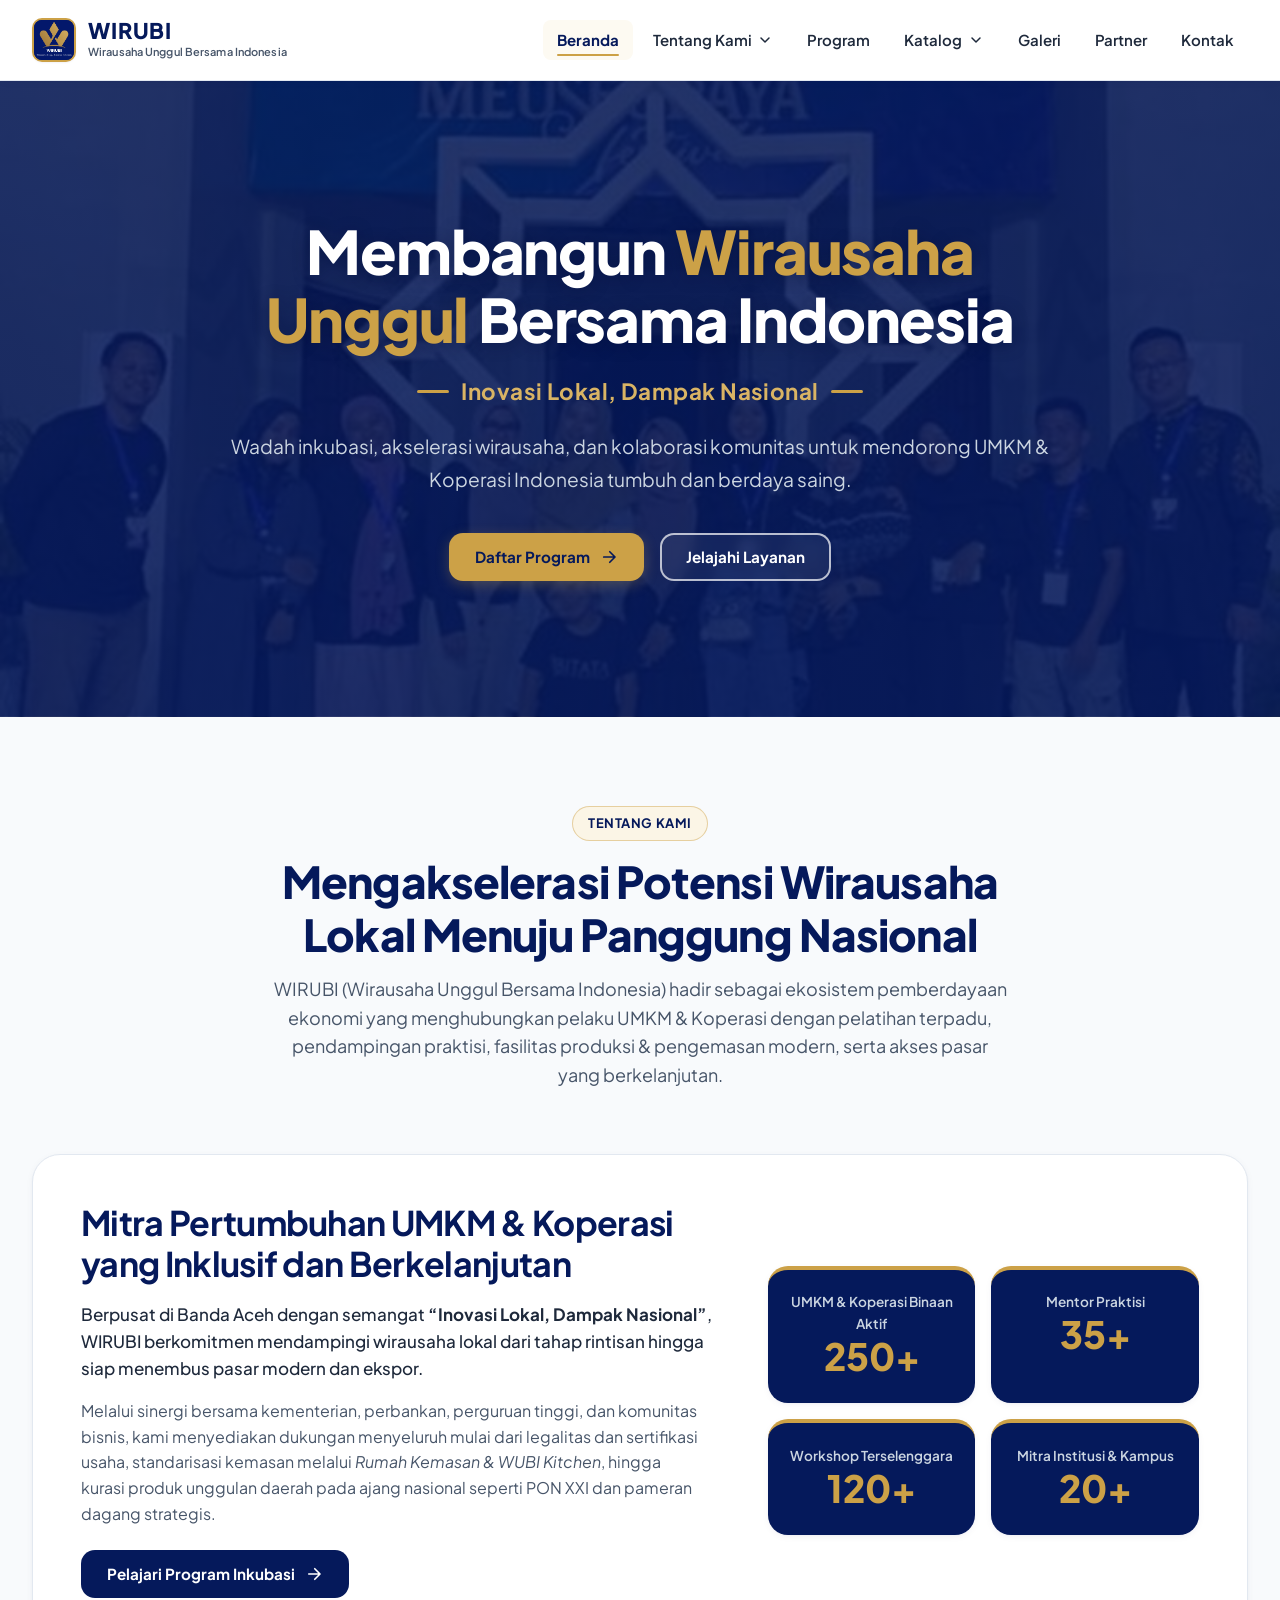
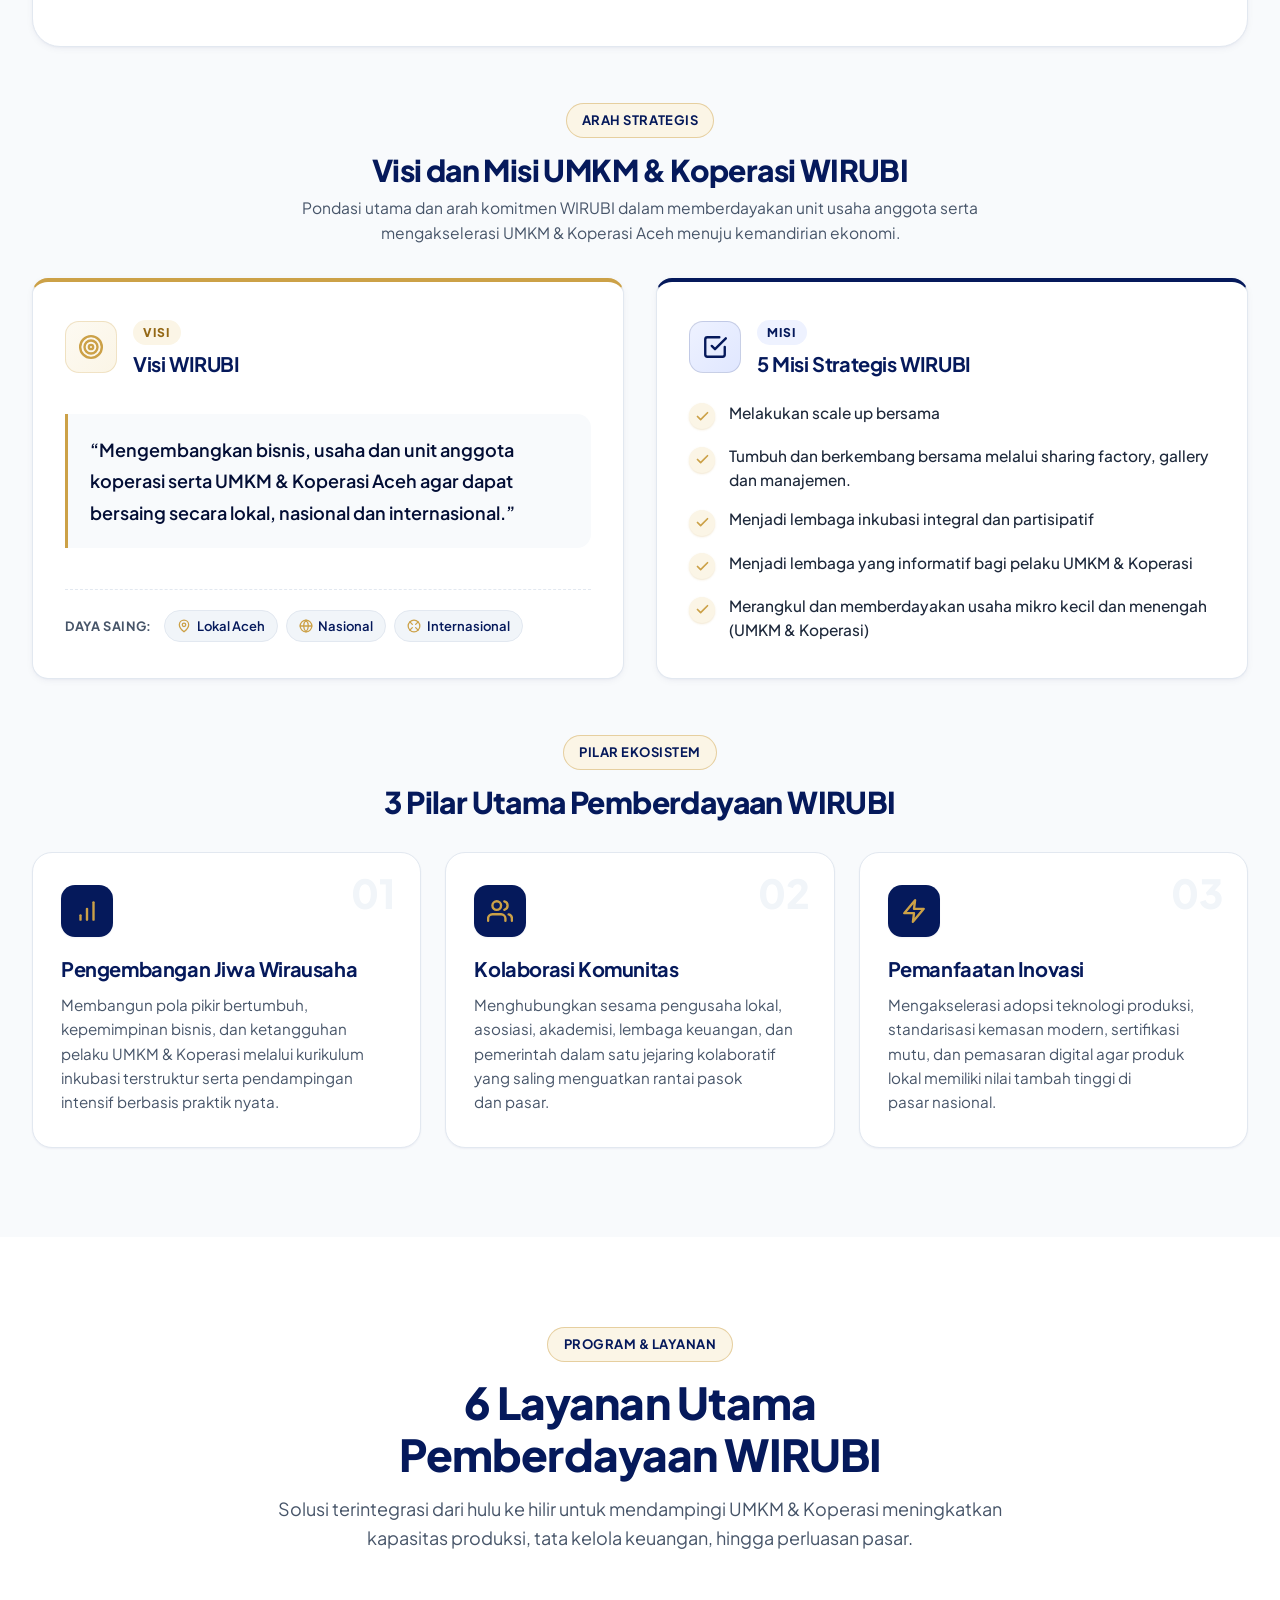
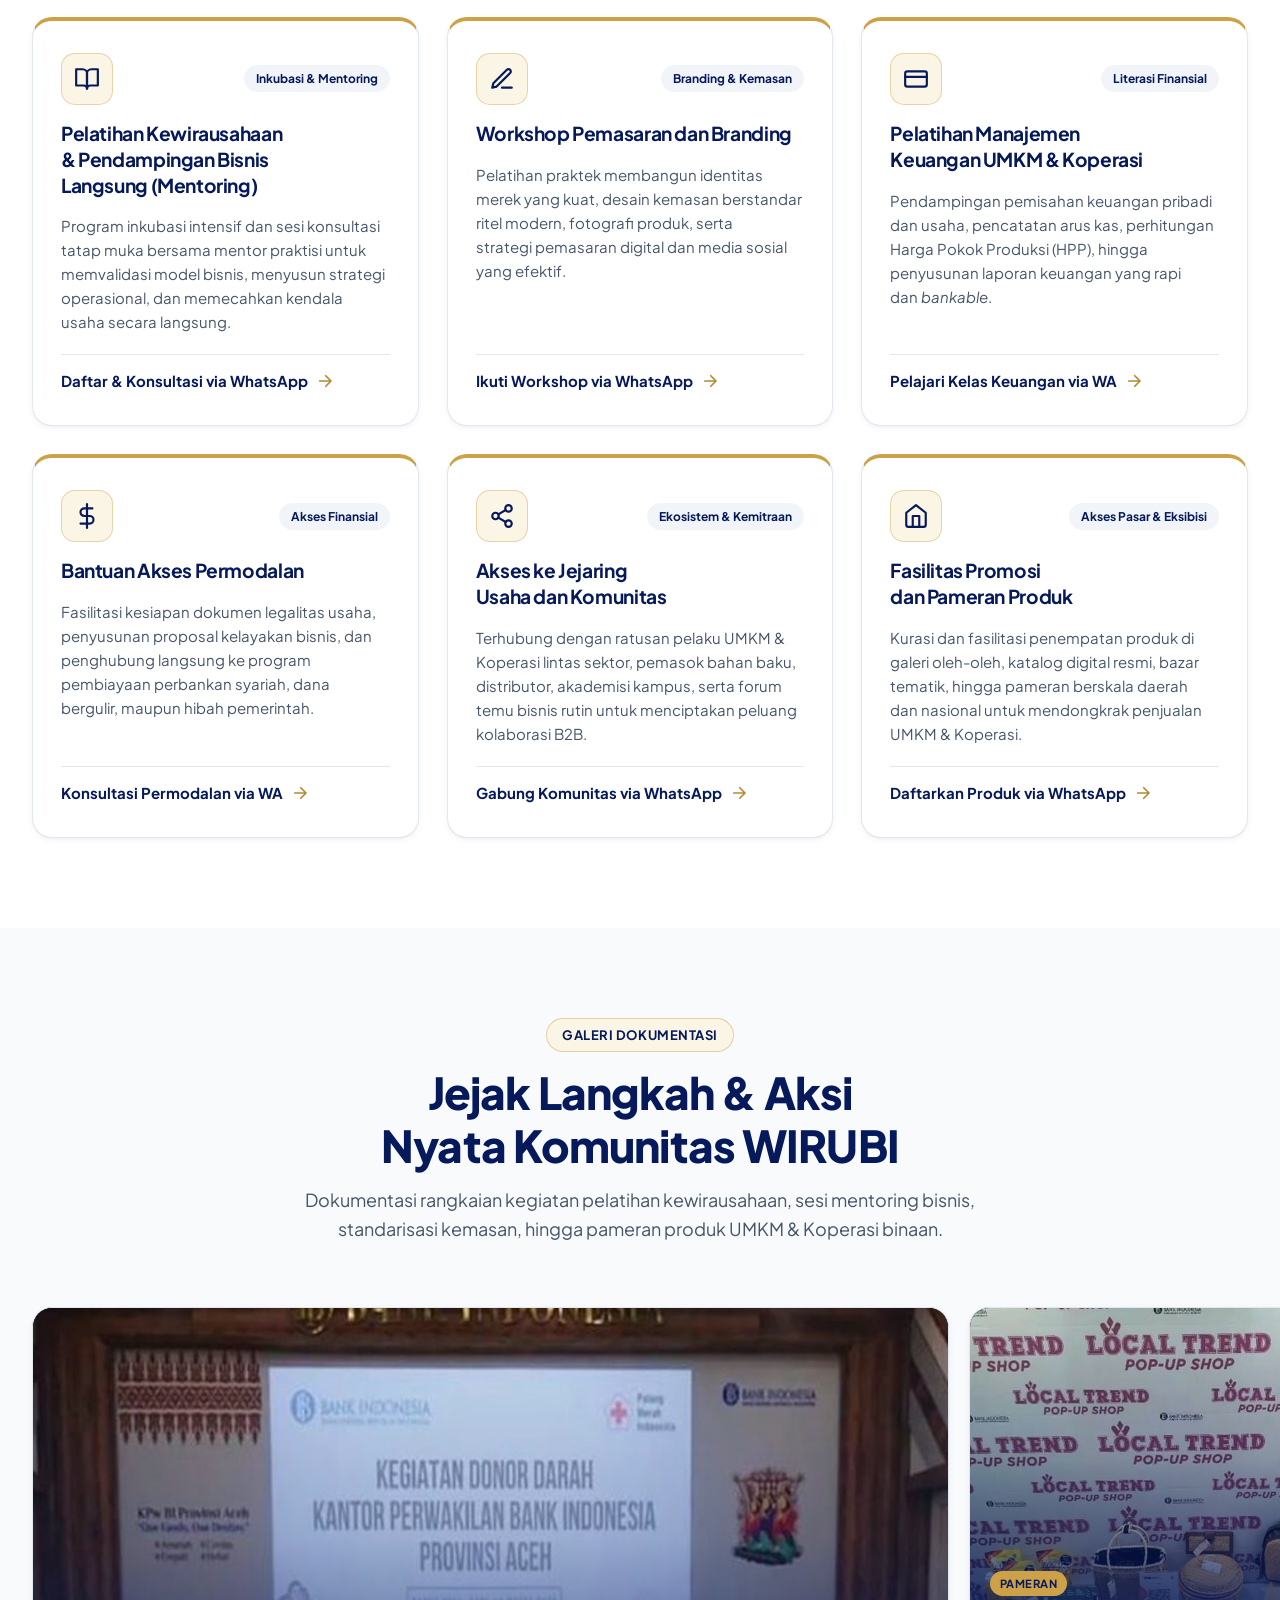
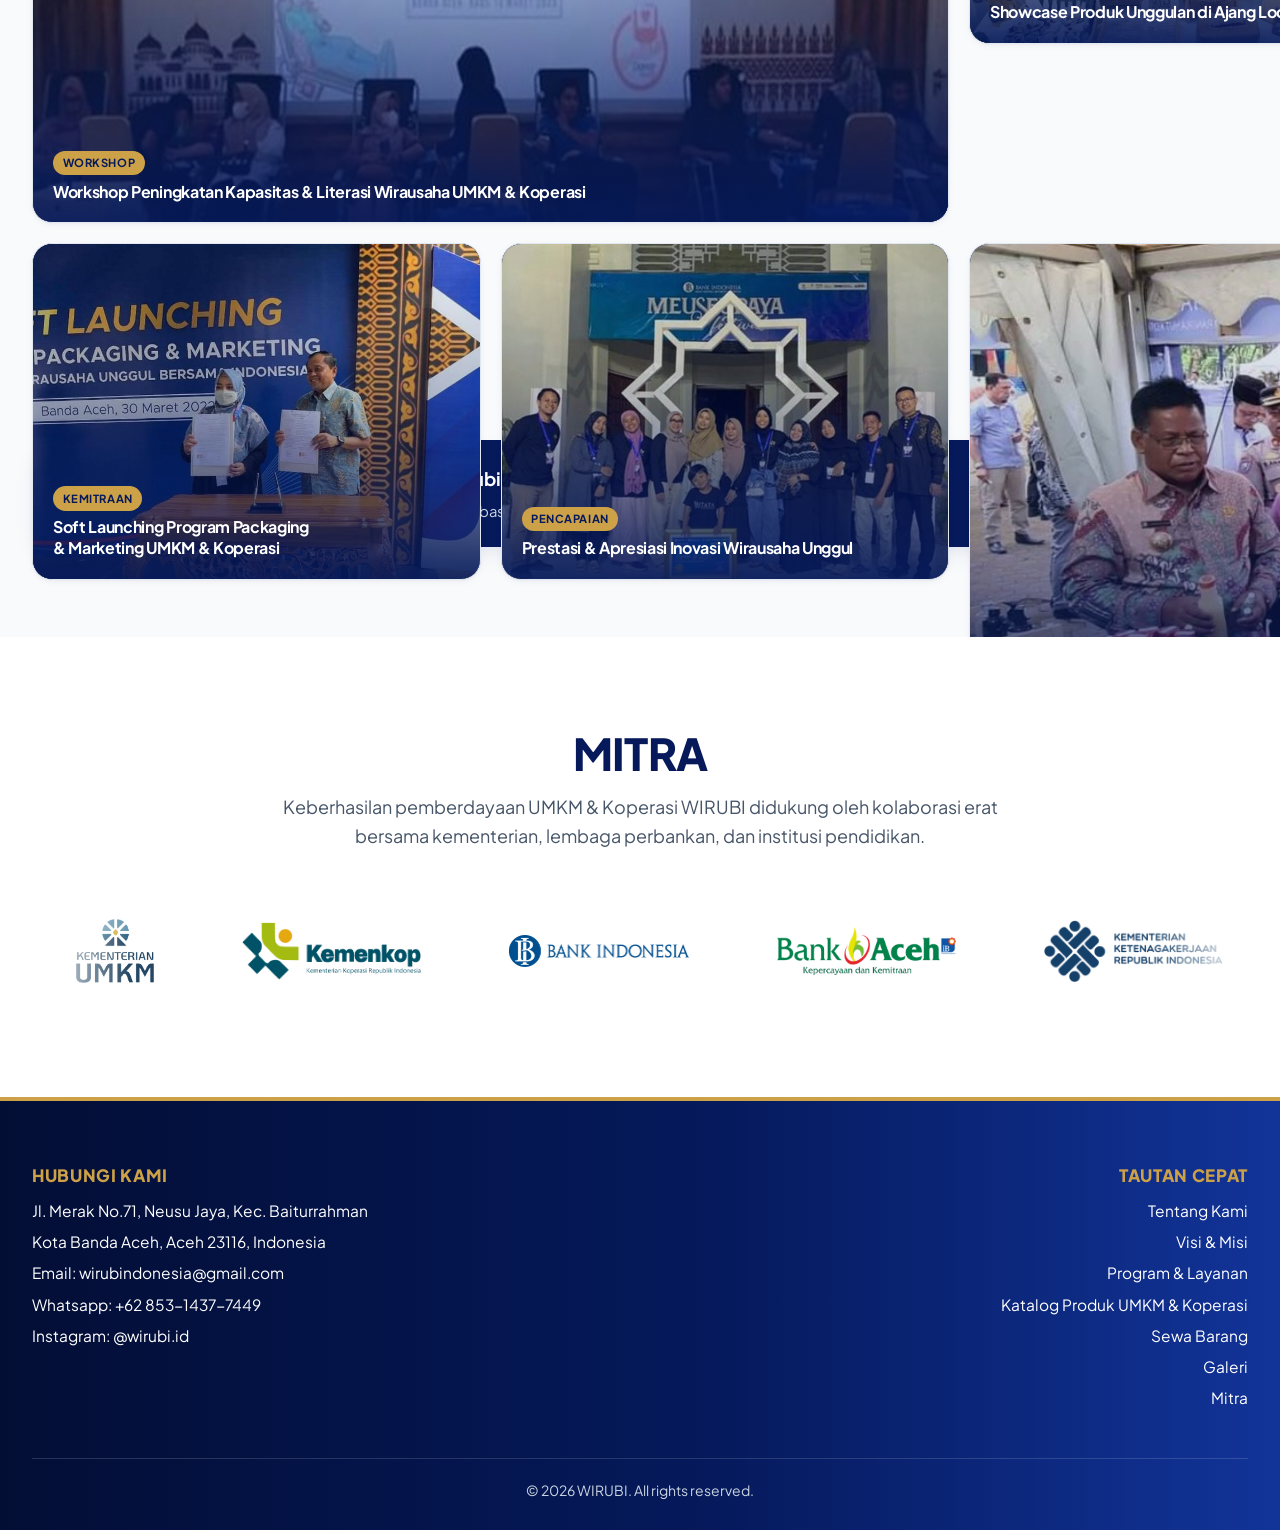
<file: index.html>
<!DOCTYPE html>
<html lang="id">
<head>
  <meta charset="utf-8">
  <meta name="viewport" content="width=device-width, initial-scale=1.0">
  <title>WIRUBI — Wirausaha Unggul Bersama Indonesia | Inovasi Lokal, Dampak Nasional</title>
  <meta name="description" content="WIRUBI (Wirausaha Unggul Bersama Indonesia) adalah wadah inkubasi, akselerasi wirausaha, dan kolaborasi komunitas untuk mendorong UMKM & Koperasi Indonesia tumbuh dan berdaya saing.">
  <meta name="theme-color" content="#05195B">

  <!-- Preconnect & Google Fonts (Plus Jakarta Sans) -->
  <link rel="preconnect" href="https://fonts.googleapis.com">
  <link rel="preconnect" href="https://fonts.gstatic.com" crossorigin>
  <link href="https://fonts.googleapis.com/css2?family=Plus+Jakarta+Sans:wght@400;500;600;700;800&display=swap" rel="stylesheet">

  <!-- Preload Hero Background Image -->
  <link rel="preload" as="image" href="beranda.jpg" fetchpriority="high">

  <!-- Main Stylesheet -->
  <link rel="stylesheet" href="css/styles.css">

  <!-- Deferred Interactive Script -->
  <script defer src="js/main.js"></script>
</head>
<body>
  <!-- Skip Link for Accessibility -->
  <a href="#beranda" class="skip-link">Lewati ke konten utama</a>

  <!-- ====================================================================
       STICKY HEADER & NAVIGATION
       ==================================================================== -->
  <div class="site-header-wrapper">
    <header class="site-header">
      <div class="container navbar">
        <!-- Brand Logo Area (Left) -->
        <a href="#beranda" class="brand" aria-label="WIRUBI - Wirausaha Unggul Bersama Indonesia, Kembali ke Beranda">
          <div class="brand__box">
            <img
              src="logo_wirubu.jpg.jpeg"
              alt="Logo Resmi WIRUBI"
              class="brand__logo-img"
              width="44"
              height="44"
            >
          </div>
          <div class="brand__text">
            <span class="brand__name">WIRUBI</span>
            <span class="brand__sub">Wirausaha Unggul Bersama Indonesia</span>
          </div>
        </a>

        <!-- Hamburger Toggle Button (Mobile & Tablet) -->
        <button
          type="button"
          id="nav-toggle"
          class="nav-toggle"
          aria-expanded="false"
          aria-controls="nav-panel"
          aria-label="Buka menu navigasi"
        >
          <svg class="nav-toggle__icon icon-menu" viewBox="0 0 24 24" fill="none" stroke="currentColor" stroke-width="2.25" stroke-linecap="round" aria-hidden="true">
            <path d="M4 6h16M4 12h16M4 18h16"/>
          </svg>
          <svg class="nav-toggle__icon icon-close" viewBox="0 0 24 24" fill="none" stroke="currentColor" stroke-width="2.25" stroke-linecap="round" aria-hidden="true">
            <path d="M6 6l12 12M6 18L18 6"/>
          </svg>
        </button>

        <!-- Navigation Menu (Right) -->
        <div id="nav-panel" class="nav-panel">
          <nav aria-label="Navigasi Utama">
            <ul class="nav-menu" role="list">
              <li><a href="#beranda" class="nav-link" aria-current="true">Beranda</a></li>
              <li class="nav-dropdown">
                <button
                  type="button"
                  class="nav-link nav-dropdown__toggle"
                  aria-expanded="false"
                  aria-haspopup="true"
                  data-dropdown="tentang"
                >
                  <span>Tentang Kami</span>
                  <svg class="nav-dropdown__arrow" width="16" height="16" viewBox="0 0 24 24" fill="none" stroke="currentColor" stroke-width="2.25" stroke-linecap="round" stroke-linejoin="round" aria-hidden="true">
                    <polyline points="6 9 12 15 18 9"/>
                  </svg>
                </button>
                <ul class="nav-dropdown__menu" role="list" aria-label="Sub-menu Tentang Kami">
                  <li>
                    <a href="#tentang" class="nav-dropdown__item">Profil WIRUBI</a>
                  </li>
                  <li>
                    <a href="#visi-misi" class="nav-dropdown__item">Visi &amp; Misi</a>
                  </li>
                </ul>
              </li>
              <li><a href="#program" class="nav-link">Program</a></li>
              <li class="nav-dropdown">
                <button
                  type="button"
                  class="nav-link nav-dropdown__toggle"
                  aria-expanded="false"
                  aria-haspopup="true"
                  data-dropdown="katalog"
                >
                  <span>Katalog</span>
                  <svg class="nav-dropdown__arrow" width="16" height="16" viewBox="0 0 24 24" fill="none" stroke="currentColor" stroke-width="2.25" stroke-linecap="round" stroke-linejoin="round" aria-hidden="true">
                    <polyline points="6 9 12 15 18 9"/>
                  </svg>
                </button>
                <ul class="nav-dropdown__menu" role="list" aria-label="Sub-menu Katalog">
                  <li>
                    <a href="katalog-produk.html" class="nav-dropdown__item">Produk UMKM & Koperasi</a>
                  </li>
                  <li>
                    <a href="sewa-barang.html" class="nav-dropdown__item">Sewa Barang</a>
                  </li>
                </ul>
              </li>
              <li><a href="#galeri" class="nav-link">Galeri</a></li>
              <li><a href="#partner" class="nav-link">Partner</a></li>
              <li><a href="#kontak" class="nav-link">Kontak</a></li>
            </ul>
          </nav>
        </div>
      </div>
    </header>
  </div>

  <main id="main-content">
    <!-- ==================================================================
         1. HERO SECTION (#beranda)
         ================================================================== -->
    <section id="beranda" class="hero" aria-labelledby="hero-heading">
      <div class="container hero__inner">
        <div class="hero__content">
          <h1 id="hero-heading" class="hero__title">
            Membangun <span class="hero__title-highlight">Wirausaha Unggul</span> Bersama Indonesia
          </h1>

          <p class="hero__moto">Inovasi Lokal, Dampak Nasional</p>

          <p class="hero__desc">
            Wadah inkubasi, akselerasi wirausaha, dan kolaborasi komunitas untuk mendorong UMKM & Koperasi Indonesia tumbuh dan berdaya saing.
          </p>

          <div class="hero__actions">
            <a href="#kontak" class="btn btn--gold">
              <span>Daftar Program</span>
              <svg width="18" height="18" viewBox="0 0 24 24" fill="none" stroke="currentColor" stroke-width="2.25" stroke-linecap="round" stroke-linejoin="round" aria-hidden="true">
                <path d="M5 12h14M13 5l7 7-7 7"/>
              </svg>
            </a>
            <a href="#program" class="btn btn--outline-white">
              <span>Jelajahi Layanan</span>
            </a>
          </div>
        </div>
      </div>
    </section>

    <!-- ==================================================================
         2. TENTANG KAMI (#tentang)
         ================================================================== -->
    <section id="tentang" class="section section--canvas" aria-labelledby="tentang-heading">
      <div class="container">
        <div class="section-header">
          <span class="section-eyebrow">Tentang Kami</span>
          <h2 id="tentang-heading" class="section-title">Mengakselerasi Potensi Wirausaha Lokal Menuju Panggung Nasional</h2>
          <p>
            WIRUBI (Wirausaha Unggul Bersama Indonesia) hadir sebagai ekosistem pemberdayaan ekonomi yang menghubungkan pelaku UMKM & Koperasi dengan pelatihan terpadu, pendampingan praktisi, fasilitas produksi &amp; pengemasan modern, serta akses pasar yang berkelanjutan.
          </p>
        </div>

        <!-- Ringkasan Profil & Metrik Dampak Singkat -->
        <div class="about-intro">
          <div>
            <h3 class="about-intro__title">Mitra Pertumbuhan UMKM & Koperasi yang Inklusif dan Berkelanjutan</h3>
            <p class="about-intro__lead">
              Berpusat di Banda Aceh dengan semangat <strong>“Inovasi Lokal, Dampak Nasional”</strong>, WIRUBI berkomitmen mendampingi wirausaha lokal dari tahap rintisan hingga siap menembus pasar modern dan ekspor.
            </p>
            <p class="about-intro__text">
              Melalui sinergi bersama kementerian, perbankan, perguruan tinggi, dan komunitas bisnis, kami menyediakan dukungan menyeluruh mulai dari legalitas dan sertifikasi usaha, standarisasi kemasan melalui <em>Rumah Kemasan &amp; WUBI Kitchen</em>, hingga kurasi produk unggulan daerah pada ajang nasional seperti PON XXI dan pameran dagang strategis.
            </p>
            <a href="#program" class="btn btn--navy">
              <span>Pelajari Program Inkubasi</span>
              <svg width="18" height="18" viewBox="0 0 24 24" fill="none" stroke="currentColor" stroke-width="2.2" stroke-linecap="round" stroke-linejoin="round" aria-hidden="true">
                <path d="M5 12h14M13 5l7 7-7 7"/>
              </svg>
            </a>
          </div>

          <!-- Metrik Dampak Singkat (Angka Statistik) -->
          <dl class="stats-grid" aria-label="Metrik Dampak WIRUBI">
            <div class="stat-card">
              <dt class="stat-card__label">UMKM & Koperasi Binaan Aktif</dt>
              <dd class="stat-card__number">250+</dd>
            </div>
            <div class="stat-card">
              <dt class="stat-card__label">Mentor Praktisi</dt>
              <dd class="stat-card__number">35+</dd>
            </div>
            <div class="stat-card">
              <dt class="stat-card__label">Workshop Terselenggara</dt>
              <dd class="stat-card__number">120+</dd>
            </div>
            <div class="stat-card">
              <dt class="stat-card__label">Mitra Institusi &amp; Kampus</dt>
              <dd class="stat-card__number">20+</dd>
            </div>
          </dl>
        </div>

        <!-- ==============================================================
             VISI & MISI KOPERASI WIRUBI (#visi-misi - Grid 2 Kolom)
             ============================================================== -->
        <div id="visi-misi" class="visi-misi-block" aria-labelledby="visi-misi-heading">
          <div class="visi-misi-header">
            <span class="section-eyebrow">Arah Strategis</span>
            <h3 id="visi-misi-heading" class="visi-misi-header__title">Visi dan Misi UMKM & Koperasi WIRUBI</h3>
            <p class="visi-misi-header__desc">
              Pondasi utama dan arah komitmen WIRUBI dalam memberdayakan unit usaha anggota serta mengakselerasi UMKM & Koperasi Aceh menuju kemandirian ekonomi.
            </p>
          </div>

          <div class="visi-misi-grid">
            <!-- Kolom 1: VISI -->
            <article class="vm-card vm-card--visi" aria-labelledby="visi-card-title">
              <div class="vm-card__header">
                <div class="vm-card__icon-box vm-card__icon-box--gold" aria-hidden="true">
                  <svg width="26" height="26" viewBox="0 0 24 24" fill="none" stroke="currentColor" stroke-width="2.2" stroke-linecap="round" stroke-linejoin="round">
                    <circle cx="12" cy="12" r="10"/>
                    <circle cx="12" cy="12" r="6"/>
                    <circle cx="12" cy="12" r="2"/>
                  </svg>
                </div>
                <div>
                  <span class="vm-card__badge vm-card__badge--gold">VISI</span>
                  <h4 id="visi-card-title" class="vm-card__title">Visi WIRUBI</h4>
                </div>
              </div>

              <div class="vm-card__body">
                <blockquote class="vm-card__visi-quote">
                  <p class="vm-card__visi-text">“Mengembangkan bisnis, usaha dan unit anggota koperasi serta UMKM & Koperasi Aceh agar dapat bersaing secara lokal, nasional dan internasional.”</p>
                </blockquote>
              </div>

              <div class="vm-card__footer">
                <div class="vm-card__tags" aria-label="Cakupan Kompetisi Pasar">
                  <span class="vm-card__tags-label">Daya Saing:</span>
                  <span class="vm-tag">
                    <svg width="14" height="14" viewBox="0 0 24 24" fill="none" stroke="currentColor" stroke-width="2.2" stroke-linecap="round" stroke-linejoin="round" aria-hidden="true"><path d="M20 10c0 6-8 12-8 12s-8-6-8-12a8 8 0 0 1 16 0Z"/><circle cx="12" cy="10" r="3"/></svg>
                    Lokal Aceh
                  </span>
                  <span class="vm-tag">
                    <svg width="14" height="14" viewBox="0 0 24 24" fill="none" stroke="currentColor" stroke-width="2.2" stroke-linecap="round" stroke-linejoin="round" aria-hidden="true"><circle cx="12" cy="12" r="10"/><path d="M12 2a14.5 14.5 0 0 0 0 20 14.5 14.5 0 0 0 0-20"/><path d="M2 12h20"/></svg>
                    Nasional
                  </span>
                  <span class="vm-tag">
                    <svg width="14" height="14" viewBox="0 0 24 24" fill="none" stroke="currentColor" stroke-width="2.2" stroke-linecap="round" stroke-linejoin="round" aria-hidden="true"><circle cx="12" cy="12" r="10"/><path d="m4.93 4.93 4.24 4.24"/><path d="m14.83 9.17 4.24-4.24"/><path d="m14.83 14.83 4.24 4.24"/><path d="m9.17 14.83-4.24 4.24"/></svg>
                    Internasional
                  </span>
                </div>
              </div>
            </article>

            <!-- Kolom 2: MISI -->
            <article class="vm-card vm-card--misi" aria-labelledby="misi-card-title">
              <div class="vm-card__header">
                <div class="vm-card__icon-box vm-card__icon-box--navy" aria-hidden="true">
                  <svg width="26" height="26" viewBox="0 0 24 24" fill="none" stroke="currentColor" stroke-width="2.2" stroke-linecap="round" stroke-linejoin="round">
                    <path d="M9 11l3 3L22 4"/>
                    <path d="M21 12v7a2 2 0 0 1-2 2H5a2 2 0 0 1-2-2V5a2 2 0 0 1 2-2h11"/>
                  </svg>
                </div>
                <div>
                  <span class="vm-card__badge vm-card__badge--navy">MISI</span>
                  <h4 id="misi-card-title" class="vm-card__title">5 Misi Strategis WIRUBI</h4>
                </div>
              </div>

              <div class="vm-card__body">
                <ul class="vm-card__list" role="list">
                  <li class="vm-card__item">
                    <span class="vm-card__check" aria-hidden="true">
                      <svg width="15" height="15" viewBox="0 0 24 24" fill="none" stroke="#CCA147" stroke-width="2.75" stroke-linecap="round" stroke-linejoin="round">
                        <polyline points="20 6 9 17 4 12"/>
                      </svg>
                    </span>
                    <span class="vm-card__item-text">Melakukan scale up bersama</span>
                  </li>
                  <li class="vm-card__item">
                    <span class="vm-card__check" aria-hidden="true">
                      <svg width="15" height="15" viewBox="0 0 24 24" fill="none" stroke="#CCA147" stroke-width="2.75" stroke-linecap="round" stroke-linejoin="round">
                        <polyline points="20 6 9 17 4 12"/>
                      </svg>
                    </span>
                    <span class="vm-card__item-text">Tumbuh dan berkembang bersama melalui sharing factory, gallery dan manajemen.</span>
                  </li>
                  <li class="vm-card__item">
                    <span class="vm-card__check" aria-hidden="true">
                      <svg width="15" height="15" viewBox="0 0 24 24" fill="none" stroke="#CCA147" stroke-width="2.75" stroke-linecap="round" stroke-linejoin="round">
                        <polyline points="20 6 9 17 4 12"/>
                      </svg>
                    </span>
                    <span class="vm-card__item-text">Menjadi lembaga inkubasi integral dan partisipatif</span>
                  </li>
                  <li class="vm-card__item">
                    <span class="vm-card__check" aria-hidden="true">
                      <svg width="15" height="15" viewBox="0 0 24 24" fill="none" stroke="#CCA147" stroke-width="2.75" stroke-linecap="round" stroke-linejoin="round">
                        <polyline points="20 6 9 17 4 12"/>
                      </svg>
                    </span>
                    <span class="vm-card__item-text">Menjadi lembaga yang informatif bagi pelaku UMKM & Koperasi</span>
                  </li>
                  <li class="vm-card__item">
                    <span class="vm-card__check" aria-hidden="true">
                      <svg width="15" height="15" viewBox="0 0 24 24" fill="none" stroke="#CCA147" stroke-width="2.75" stroke-linecap="round" stroke-linejoin="round">
                        <polyline points="20 6 9 17 4 12"/>
                      </svg>
                    </span>
                    <span class="vm-card__item-text">Merangkul dan memberdayakan usaha mikro kecil dan menengah (UMKM & Koperasi)</span>
                  </li>
                </ul>
              </div>
            </article>
          </div>
        </div>

        <!-- Tiga Pilar Utama (Grid 3 Kolom) -->
        <div class="pillars-block">
          <div class="pillars-header">
            <span class="section-eyebrow">Pilar Ekosistem</span>
            <h3 class="pillars-header__title">3 Pilar Utama Pemberdayaan WIRUBI</h3>
          </div>
          <div class="pillars-grid">
          <!-- Pilar 1 -->
          <article class="pillar-card">
            <span class="pillar-card__num" aria-hidden="true">01</span>
            <div class="pillar-card__icon" aria-hidden="true">
              <svg width="26" height="26" viewBox="0 0 24 24" fill="none" stroke="currentColor" stroke-width="2.2" stroke-linecap="round" stroke-linejoin="round">
                <path d="M12 20V10"/>
                <path d="M18 20V4"/>
                <path d="M6 20v-4"/>
              </svg>
            </div>
            <h3 class="pillar-card__title">Pengembangan Jiwa Wirausaha</h3>
            <p class="pillar-card__desc">
              Membangun pola pikir bertumbuh, kepemimpinan bisnis, dan ketangguhan pelaku UMKM & Koperasi melalui kurikulum inkubasi terstruktur serta pendampingan intensif berbasis praktik nyata.
            </p>
          </article>

          <!-- Pilar 2 -->
          <article class="pillar-card">
            <span class="pillar-card__num" aria-hidden="true">02</span>
            <div class="pillar-card__icon" aria-hidden="true">
              <svg width="26" height="26" viewBox="0 0 24 24" fill="none" stroke="currentColor" stroke-width="2.2" stroke-linecap="round" stroke-linejoin="round">
                <path d="M17 21v-2a4 4 0 0 0-4-4H5a4 4 0 0 0-4 4v2"/>
                <circle cx="9" cy="7" r="4"/>
                <path d="M23 21v-2a4 4 0 0 0-3-3.87"/>
                <path d="M16 3.13a4 4 0 0 1 0 7.75"/>
              </svg>
            </div>
            <h3 class="pillar-card__title">Kolaborasi Komunitas</h3>
            <p class="pillar-card__desc">
              Menghubungkan sesama pengusaha lokal, asosiasi, akademisi, lembaga keuangan, dan pemerintah dalam satu jejaring kolaboratif yang saling menguatkan rantai pasok dan pasar.
            </p>
          </article>

          <!-- Pilar 3 -->
          <article class="pillar-card">
            <span class="pillar-card__num" aria-hidden="true">03</span>
            <div class="pillar-card__icon" aria-hidden="true">
              <svg width="26" height="26" viewBox="0 0 24 24" fill="none" stroke="currentColor" stroke-width="2.2" stroke-linecap="round" stroke-linejoin="round">
                <polygon points="13 2 3 14 12 14 11 22 21 10 12 10 13 2"/>
              </svg>
            </div>
            <h3 class="pillar-card__title">Pemanfaatan Inovasi</h3>
            <p class="pillar-card__desc">
              Mengakselerasi adopsi teknologi produksi, standarisasi kemasan modern, sertifikasi mutu, dan pemasaran digital agar produk lokal memiliki nilai tambah tinggi di pasar nasional.
            </p>
          </article>
        </div>
      </div>
    </div>
  </section>

    <!-- ==================================================================
         3. PROGRAM & LAYANAN (#program - Card Grid 3x2)
         ================================================================== -->
    <section id="program" class="section section--white" aria-labelledby="program-heading">
      <div class="container">
        <div class="section-header">
          <span class="section-eyebrow">Program &amp; Layanan</span>
          <h2 id="program-heading" class="section-title">6 Layanan Utama Pemberdayaan WIRUBI</h2>
          <p>
            Solusi terintegrasi dari hulu ke hilir untuk mendampingi UMKM & Koperasi meningkatkan kapasitas produksi, tata kelola keuangan, hingga perluasan pasar.
          </p>
        </div>

        <div class="programs-grid">
          <!-- Layanan 1 -->
          <article class="program-card">
            <div class="program-card__top">
              <div class="program-card__header">
                <div class="program-card__icon" aria-hidden="true">
                  <svg width="26" height="26" viewBox="0 0 24 24" fill="none" stroke="currentColor" stroke-width="2" stroke-linecap="round" stroke-linejoin="round">
                    <path d="M2 3h6a4 4 0 0 1 4 4v14a3 3 0 0 0-3-3H2z"/>
                    <path d="M22 3h-6a4 4 0 0 0-4 4v14a3 3 0 0 1 3-3h7z"/>
                  </svg>
                </div>
                <span class="program-card__tag">Inkubasi &amp; Mentoring</span>
              </div>
              <h3 class="program-card__title">Pelatihan Kewirausahaan &amp; Pendampingan Bisnis Langsung (Mentoring)</h3>
              <p class="program-card__desc">
                Program inkubasi intensif dan sesi konsultasi tatap muka bersama mentor praktisi untuk memvalidasi model bisnis, menyusun strategi operasional, dan memecahkan kendala usaha secara langsung.
              </p>
            </div>
            <a
              href="https://wa.me/6285314377449?text=Halo%20WIRUBI,%20saya%20ingin%20berkonsultasi%20mengenai%20program%20Pelatihan%20Kewirausahaan%20%26%20Pendampingan%20Bisnis%20(Mentoring)."
              target="_blank"
              rel="noopener noreferrer"
              class="program-card__link"
            >
              <span>Daftar &amp; Konsultasi via WhatsApp</span>
              <svg width="18" height="18" viewBox="0 0 24 24" fill="none" stroke="currentColor" stroke-width="2.25" stroke-linecap="round" stroke-linejoin="round" aria-hidden="true">
                <path d="M5 12h14M13 5l7 7-7 7"/>
              </svg>
            </a>
          </article>

          <!-- Layanan 2 -->
          <article class="program-card">
            <div class="program-card__top">
              <div class="program-card__header">
                <div class="program-card__icon" aria-hidden="true">
                  <svg width="26" height="26" viewBox="0 0 24 24" fill="none" stroke="currentColor" stroke-width="2" stroke-linecap="round" stroke-linejoin="round">
                    <path d="M12 20h9"/>
                    <path d="M16.5 3.5a2.121 2.121 0 0 1 3 3L7 19l-4 1 1-4L16.5 3.5z"/>
                  </svg>
                </div>
                <span class="program-card__tag">Branding &amp; Kemasan</span>
              </div>
              <h3 class="program-card__title">Workshop Pemasaran dan Branding</h3>
              <p class="program-card__desc">
                Pelatihan praktek membangun identitas merek yang kuat, desain kemasan berstandar ritel modern, fotografi produk, serta strategi pemasaran digital dan media sosial yang efektif.
              </p>
            </div>
            <a
              href="https://wa.me/6285314377449?text=Halo%20WIRUBI,%20saya%20tertarik%20mengikuti%20Workshop%20Pemasaran%20dan%20Branding%20untuk%20UMKM."
              target="_blank"
              rel="noopener noreferrer"
              class="program-card__link"
            >
              <span>Ikuti Workshop via WhatsApp</span>
              <svg width="18" height="18" viewBox="0 0 24 24" fill="none" stroke="currentColor" stroke-width="2.25" stroke-linecap="round" stroke-linejoin="round" aria-hidden="true">
                <path d="M5 12h14M13 5l7 7-7 7"/>
              </svg>
            </a>
          </article>

          <!-- Layanan 3 -->
          <article class="program-card">
            <div class="program-card__top">
              <div class="program-card__header">
                <div class="program-card__icon" aria-hidden="true">
                  <svg width="26" height="26" viewBox="0 0 24 24" fill="none" stroke="currentColor" stroke-width="2" stroke-linecap="round" stroke-linejoin="round">
                    <rect x="2" y="5" width="20" height="14" rx="2"/>
                    <line x1="2" y1="10" x2="22" y2="10"/>
                  </svg>
                </div>
                <span class="program-card__tag">Literasi Finansial</span>
              </div>
              <h3 class="program-card__title">Pelatihan Manajemen Keuangan UMKM & Koperasi</h3>
              <p class="program-card__desc">
                Pendampingan pemisahan keuangan pribadi dan usaha, pencatatan arus kas, perhitungan Harga Pokok Produksi (HPP), hingga penyusunan laporan keuangan yang rapi dan <em>bankable</em>.
              </p>
            </div>
            <a
              href="https://wa.me/6285314377449?text=Halo%20WIRUBI,%20saya%20ingin%20mendaftar%20Pelatihan%20Manajemen%20Keuangan%20UMKM."
              target="_blank"
              rel="noopener noreferrer"
              class="program-card__link"
            >
              <span>Pelajari Kelas Keuangan via WA</span>
              <svg width="18" height="18" viewBox="0 0 24 24" fill="none" stroke="currentColor" stroke-width="2.25" stroke-linecap="round" stroke-linejoin="round" aria-hidden="true">
                <path d="M5 12h14M13 5l7 7-7 7"/>
              </svg>
            </a>
          </article>

          <!-- Layanan 4 -->
          <article class="program-card">
            <div class="program-card__top">
              <div class="program-card__header">
                <div class="program-card__icon" aria-hidden="true">
                  <svg width="26" height="26" viewBox="0 0 24 24" fill="none" stroke="currentColor" stroke-width="2" stroke-linecap="round" stroke-linejoin="round">
                    <line x1="12" y1="1" x2="12" y2="23"/>
                    <path d="M17 5H9.5a3.5 3.5 0 0 0 0 7h5a3.5 3.5 0 0 1 0 7H6"/>
                  </svg>
                </div>
                <span class="program-card__tag">Akses Finansial</span>
              </div>
              <h3 class="program-card__title">Bantuan Akses Permodalan</h3>
              <p class="program-card__desc">
                Fasilitasi kesiapan dokumen legalitas usaha, penyusunan proposal kelayakan bisnis, dan penghubung langsung ke program pembiayaan perbankan syariah, dana bergulir, maupun hibah pemerintah.
              </p>
            </div>
            <a
              href="https://wa.me/6285314377449?text=Halo%20WIRUBI,%20saya%20ingin%20berkonsultasi%20terkait%20fasilitasi%20Bantuan%20Akses%20Permodalan%20UMKM."
              target="_blank"
              rel="noopener noreferrer"
              class="program-card__link"
            >
              <span>Konsultasi Permodalan via WA</span>
              <svg width="18" height="18" viewBox="0 0 24 24" fill="none" stroke="currentColor" stroke-width="2.25" stroke-linecap="round" stroke-linejoin="round" aria-hidden="true">
                <path d="M5 12h14M13 5l7 7-7 7"/>
              </svg>
            </a>
          </article>

          <!-- Layanan 5 -->
          <article class="program-card">
            <div class="program-card__top">
              <div class="program-card__header">
                <div class="program-card__icon" aria-hidden="true">
                  <svg width="26" height="26" viewBox="0 0 24 24" fill="none" stroke="currentColor" stroke-width="2" stroke-linecap="round" stroke-linejoin="round">
                    <circle cx="18" cy="5" r="3"/>
                    <circle cx="6" cy="12" r="3"/>
                    <circle cx="18" cy="19" r="3"/>
                    <line x1="8.59" y1="13.51" x2="15.42" y2="17.49"/>
                    <line x1="15.41" y1="6.51" x2="8.59" y2="10.49"/>
                  </svg>
                </div>
                <span class="program-card__tag">Ekosistem &amp; Kemitraan</span>
              </div>
              <h3 class="program-card__title">Akses ke Jejaring Usaha dan Komunitas</h3>
              <p class="program-card__desc">
                Terhubung dengan ratusan pelaku UMKM & Koperasi lintas sektor, pemasok bahan baku, distributor, akademisi kampus, serta forum temu bisnis rutin untuk menciptakan peluang kolaborasi B2B.
              </p>
            </div>
            <a
              href="https://wa.me/6285314377449?text=Halo%20WIRUBI,%20saya%20ingin%20bergabung%20dalam%20Jejaring%20Usaha%20dan%20Komunitas%20WIRUBI."
              target="_blank"
              rel="noopener noreferrer"
              class="program-card__link"
            >
              <span>Gabung Komunitas via WhatsApp</span>
              <svg width="18" height="18" viewBox="0 0 24 24" fill="none" stroke="currentColor" stroke-width="2.25" stroke-linecap="round" stroke-linejoin="round" aria-hidden="true">
                <path d="M5 12h14M13 5l7 7-7 7"/>
              </svg>
            </a>
          </article>

          <!-- Layanan 6 -->
          <article class="program-card">
            <div class="program-card__top">
              <div class="program-card__header">
                <div class="program-card__icon" aria-hidden="true">
                  <svg width="26" height="26" viewBox="0 0 24 24" fill="none" stroke="currentColor" stroke-width="2" stroke-linecap="round" stroke-linejoin="round">
                    <path d="M3 9l9-7 9 7v11a2 2 0 0 1-2 2H5a2 2 0 0 1-2-2z"/>
                    <polyline points="9 22 9 12 15 12 15 22"/>
                  </svg>
                </div>
                <span class="program-card__tag">Akses Pasar &amp; Eksibisi</span>
              </div>
              <h3 class="program-card__title">Fasilitas Promosi dan Pameran Produk</h3>
              <p class="program-card__desc">
                Kurasi dan fasilitasi penempatan produk di galeri oleh-oleh, katalog digital resmi, bazar tematik, hingga pameran berskala daerah dan nasional untuk mendongkrak penjualan UMKM & Koperasi.
              </p>
            </div>
            <a
              href="https://wa.me/6285314377449?text=Halo%20WIRUBI,%20saya%20ingin%20mendaftarkan%20produk%20UMKM%20untuk%20Fasilitas%20Promosi%20dan%20Pameran%20Produk."
              target="_blank"
              rel="noopener noreferrer"
              class="program-card__link"
            >
              <span>Daftarkan Produk via WhatsApp</span>
              <svg width="18" height="18" viewBox="0 0 24 24" fill="none" stroke="currentColor" stroke-width="2.25" stroke-linecap="round" stroke-linejoin="round" aria-hidden="true">
                <path d="M5 12h14M13 5l7 7-7 7"/>
              </svg>
            </a>
          </article>
        </div>
      </div>
    </section>

    <!-- ==================================================================
         4. GALERI KEGIATAN (#galeri)
         ================================================================== -->
    <section id="galeri" class="section section--canvas" aria-labelledby="galeri-heading">
      <div class="container">
        <div class="section-header">
          <span class="section-eyebrow">Galeri Dokumentasi</span>
          <h2 id="galeri-heading" class="section-title">Jejak Langkah &amp; Aksi Nyata Komunitas WIRUBI</h2>
          <p>
            Dokumentasi rangkaian kegiatan pelatihan kewirausahaan, sesi mentoring bisnis, standarisasi kemasan, hingga pameran produk UMKM & Koperasi binaan.
          </p>
        </div>

        <div class="gallery-grid">
          <!-- Foto 1 (Wide) -->
          <figure class="gallery-item gallery-item--wide" tabindex="0" role="button" aria-label="Perbesar foto: Workshop Peningkatan Kapasitas dan Sertifikasi UMKM & Koperasi">
            <img
              src="assets/images/galeri-workshop.jpg"
              alt="Suasana kegiatan workshop peningkatan kapasitas wirausaha bersama peserta UMKM & Koperasi WIRUBI"
              class="gallery-item__img"
              width="800"
              height="600"
              loading="lazy"
            >
            <figcaption class="gallery-item__overlay">
              <span class="gallery-item__tag">Workshop</span>
              <h3 class="gallery-item__title">Workshop Peningkatan Kapasitas &amp; Literasi Wirausaha UMKM & Koperasi</h3>
            </figcaption>
          </figure>

          <!-- Foto 2 -->
          <figure class="gallery-item" tabindex="0" role="button" aria-label="Perbesar foto: Pameran Produk Unggulan Local Trend">
            <img
              src="assets/images/galeri-pameran.jpg"
              alt="Booth pameran produk kerajinan dan kuliner UMKM & Koperasi binaan WIRUBI"
              class="gallery-item__img"
              width="800"
              height="600"
              loading="lazy"
            >
            <figcaption class="gallery-item__overlay">
              <span class="gallery-item__tag">Pameran</span>
              <h3 class="gallery-item__title">Showcase Produk Unggulan di Ajang Local Trend</h3>
            </figcaption>
          </figure>

          <!-- Foto 3 -->
          <figure class="gallery-item" tabindex="0" role="button" aria-label="Perbesar foto: Sesi Mentoring dan Klinik Bisnis UMKM & Koperasi">
            <img
              src="assets/images/galeri-mentoring.jpg"
              alt="Sesi diskusi dan pendampingan bisnis langsung bersama mentor praktisi WIRUBI"
              class="gallery-item__img"
              width="800"
              height="600"
              loading="lazy"
            >
            <figcaption class="gallery-item__overlay">
              <span class="gallery-item__tag">Mentoring</span>
              <h3 class="gallery-item__title">Pendampingan Bisnis &amp; Evaluasi Strategi Usaha</h3>
            </figcaption>
          </figure>

          <!-- Foto 4 -->
          <figure class="gallery-item" tabindex="0" role="button" aria-label="Perbesar foto: Soft Launching Packaging dan Marketing">
            <img
              src="assets/images/galeri-launching.jpg"
              alt="Penandatanganan kerja sama dan soft launching program packaging dan marketing WIRUBI"
              class="gallery-item__img"
              width="800"
              height="600"
              loading="lazy"
            >
            <figcaption class="gallery-item__overlay">
              <span class="gallery-item__tag">Kemitraan</span>
              <h3 class="gallery-item__title">Soft Launching Program Packaging &amp; Marketing UMKM & Koperasi</h3>
            </figcaption>
          </figure>

          <!-- Foto 5 -->
          <figure class="gallery-item" tabindex="0" role="button" aria-label="Perbesar foto: Penghargaan dan Prestasi Wirausaha">
            <img
              src="assets/images/galeri-penghargaan.jpg"
              alt="Penyerahan penghargaan juara kompetisi wirausaha kepada binaan WIRUBI"
              class="gallery-item__img"
              width="800"
              height="600"
              loading="lazy"
            >
            <figcaption class="gallery-item__overlay">
              <span class="gallery-item__tag">Pencapaian</span>
              <h3 class="gallery-item__title">Prestasi &amp; Apresiasi Inovasi Wirausaha Unggul</h3>
            </figcaption>
          </figure>

          <!-- Foto 6 (Wide) -->
          <figure class="gallery-item gallery-item--wide" tabindex="0" role="button" aria-label="Perbesar foto: Bazar dan Eksibisi Produk Binaan">
            <img
              src="assets/images/galeri-bazar.jpg"
              alt="Kunjungan masyarakat dan pejabat daerah pada stand bazar produk UMKM & Koperasi WIRUBI"
              class="gallery-item__img"
              width="800"
              height="600"
              loading="lazy"
            >
            <figcaption class="gallery-item__overlay">
              <span class="gallery-item__tag">Eksibisi</span>
              <h3 class="gallery-item__title">Bazar &amp; Promosi Terpadu Produk UMKM & Koperasi Daerah</h3>
            </figcaption>
          </figure>
        </div>

        <!-- Instagram CTA Banner (@wirubi.id) -->
        <div class="gallery-footer">
          <div class="gallery-footer__info">
            <strong>Ikuti Aktivitas Terbaru Kami di Instagram @wirubi.id</strong>
            <span>Dapatkan informasi jadwal pelatihan, pembukaan batch inkubasi, dan liputan kegiatan komunitas setiap minggu.</span>
          </div>
          <a
            href="https://instagram.com/wirubi.id"
            target="_blank"
            rel="noopener noreferrer"
            class="btn btn--gold"
          >
            <svg width="20" height="20" viewBox="0 0 24 24" fill="none" stroke="currentColor" stroke-width="2.2" stroke-linecap="round" stroke-linejoin="round" aria-hidden="true">
              <rect x="2" y="2" width="20" height="20" rx="5" ry="5"/>
              <path d="M16 11.37A4 4 0 1 1 12.63 8 4 4 0 0 1 16 11.37z"/>
              <line x1="17.5" y1="6.5" x2="17.51" y2="6.5"/>
            </svg>
            <span>Kunjungi @wirubi.id</span>
          </a>
        </div>
      </div>

      <!-- Native Lightbox Modal for Gallery Preview -->
      <dialog id="gallery-lightbox" class="lightbox-dialog" aria-labelledby="lightbox-title">
        <div class="lightbox-dialog__header">
          <h3 id="lightbox-title" class="lightbox-dialog__title">Dokumentasi Kegiatan WIRUBI</h3>
          <button type="button" id="lightbox-close" class="lightbox-dialog__close">Tutup (Esc)</button>
        </div>
        <img id="lightbox-img" src="assets/images/galeri-workshop.jpg" alt="" class="lightbox-dialog__img">
      </dialog>
    </section>

    <!-- ==================================================================
         5. PARTNER & MITRA STRATEGIS (#partner)
         ================================================================== -->
    <section id="partner" class="section section--white" aria-labelledby="partner-heading">
      <div class="container">
        <div class="section-header">
          <h2 id="partner-heading" class="section-title">MITRA</h2>
          <p>
            Keberhasilan pemberdayaan UMKM & Koperasi WIRUBI didukung oleh kolaborasi erat bersama kementerian, lembaga perbankan, dan institusi pendidikan.
          </p>
        </div>

        <!-- Infinite Carousel / Marquee Slider (11 Partner Logos Only) -->
        <div class="marquee-wrapper" aria-label="Slider logo mitra strategis WIRUBI">
          <div class="marquee-track">
            <!-- Set 1: 11 Mitra -->
            <div class="partner-logo">
              <img src="logo_Kementrian UMKM RI.png" alt="Kementerian UMKM RI" class="partner-logo__img" loading="lazy">
            </div>
            <div class="partner-logo">
              <img src="logo_kemenkop.png" alt="Kementerian Koperasi" class="partner-logo__img" loading="lazy">
            </div>
            <div class="partner-logo">
              <img src="logo_bank indonesia.png" alt="Bank Indonesia" class="partner-logo__img" loading="lazy">
            </div>
            <div class="partner-logo">
              <img src="logo_bank aceh.png" alt="Bank Aceh Syariah" class="partner-logo__img" loading="lazy">
            </div>
            <div class="partner-logo">
              <img src="logo_kemnaker.png" alt="Kementerian Ketenagakerjaan" class="partner-logo__img" loading="lazy">
            </div>
            <div class="partner-logo">
              <img src="logo_kemenristek.png" alt="Kemendikbudristek" class="partner-logo__img" loading="lazy">
            </div>
            <div class="partner-logo">
              <img src="logo_kemenag.png" alt="Kementerian Agama RI" class="partner-logo__img" loading="lazy">
            </div>
            <div class="partner-logo">
              <img src="logo_USK.png" alt="Universitas Syiah Kuala" class="partner-logo__img" loading="lazy">
            </div>
            <div class="partner-logo">
              <img src="logo_unmuha.png" alt="Universitas Muhammadiyah Aceh" class="partner-logo__img" loading="lazy">
            </div>
            <div class="partner-logo">
              <img src="logo_usm Aceh.png" alt="Universitas Serambi Mekkah" class="partner-logo__img" loading="lazy">
            </div>
            <div class="partner-logo">
              <img src="logo_smk n 1 banda aceh.jpg" alt="SMK Negeri 1 Banda Aceh" class="partner-logo__img" loading="lazy">
            </div>

            <!-- Set 2: Duplicate for seamless infinite loop -->
            <div class="partner-logo" aria-hidden="true">
              <img src="logo_Kementrian UMKM RI.png" alt="" class="partner-logo__img" loading="lazy">
            </div>
            <div class="partner-logo" aria-hidden="true">
              <img src="logo_kemenkop.png" alt="" class="partner-logo__img" loading="lazy">
            </div>
            <div class="partner-logo" aria-hidden="true">
              <img src="logo_bank indonesia.png" alt="" class="partner-logo__img" loading="lazy">
            </div>
            <div class="partner-logo" aria-hidden="true">
              <img src="logo_bank aceh.png" alt="" class="partner-logo__img" loading="lazy">
            </div>
            <div class="partner-logo" aria-hidden="true">
              <img src="logo_kemnaker.png" alt="" class="partner-logo__img" loading="lazy">
            </div>
            <div class="partner-logo" aria-hidden="true">
              <img src="logo_kemenristek.png" alt="" class="partner-logo__img" loading="lazy">
            </div>
            <div class="partner-logo" aria-hidden="true">
              <img src="logo_kemenag.png" alt="" class="partner-logo__img" loading="lazy">
            </div>
            <div class="partner-logo" aria-hidden="true">
              <img src="logo_USK.png" alt="" class="partner-logo__img" loading="lazy">
            </div>
            <div class="partner-logo" aria-hidden="true">
              <img src="logo_unmuha.png" alt="" class="partner-logo__img" loading="lazy">
            </div>
            <div class="partner-logo" aria-hidden="true">
              <img src="logo_usm Aceh.png" alt="" class="partner-logo__img" loading="lazy">
            </div>
            <div class="partner-logo" aria-hidden="true">
              <img src="logo_smk n 1 banda aceh.jpg" alt="" class="partner-logo__img" loading="lazy">
            </div>
          </div>
        </div>
      </div>
    </section>
  </main>

  <!-- ====================================================================
       7. KONTAK & FOOTER (#kontak) — 2-Column Minimalist Blue Gradient Footer
       ==================================================================== -->
  <footer id="kontak" class="contact-footer" aria-labelledby="kontak-heading">
    <div class="container">
      <div class="footer-grid">
        <!-- Kolom Kiri: HUBUNGI KAMI (Rata Kiri) -->
        <div class="footer-col footer-col--left">
          <h2 id="kontak-heading" class="footer-col__heading">HUBUNGI KAMI</h2>
          <ul class="footer-plain-list" role="list">
            <li>Jl. Merak No.71, Neusu Jaya, Kec. Baiturrahman</li>
            <li>Kota Banda Aceh, Aceh 23116, Indonesia</li>
            <li>Email: <a href="mailto:wirubindonesia@gmail.com">wirubindonesia@gmail.com</a></li>
            <li>Whatsapp: <a href="https://wa.me/6285314377449" target="_blank" rel="noopener noreferrer">+62 853-1437-7449</a></li>
            <li>Instagram: <a href="https://www.instagram.com/wirubi.id?utm_source=ig_web_button_share_sheet&amp;cplk=ZDNlZDc0MzIxNw==" target="_blank" rel="noopener noreferrer">@wirubi.id</a></li>
          </ul>
        </div>

        <!-- Kolom Kanan: TAUTAN CEPAT (Rata Kanan) -->
        <div class="footer-col footer-col--right">
          <h2 class="footer-col__heading">TAUTAN CEPAT</h2>
          <nav aria-label="Tautan Cepat Footer">
            <ul class="footer-plain-list" role="list">
              <li><a href="#tentang">Tentang Kami</a></li>
              <li><a href="#visi-misi">Visi &amp; Misi</a></li>
              <li><a href="#program">Program &amp; Layanan</a></li>
              <li><a href="katalog-produk.html">Katalog Produk UMKM & Koperasi</a></li>
              <li><a href="sewa-barang.html">Sewa Barang</a></li>
              <li><a href="#galeri">Galeri</a></li>
              <li><a href="#partner">Mitra</a></li>
            </ul>
          </nav>
        </div>
      </div>

      <!-- Garis Pembatas Bawah & Copyright -->
      <div class="footer-bottom">
        <p>&copy; 2026 WIRUBI. All rights reserved.</p>
      </div>
    </div>
  </footer>
</body>
</html>
</file>
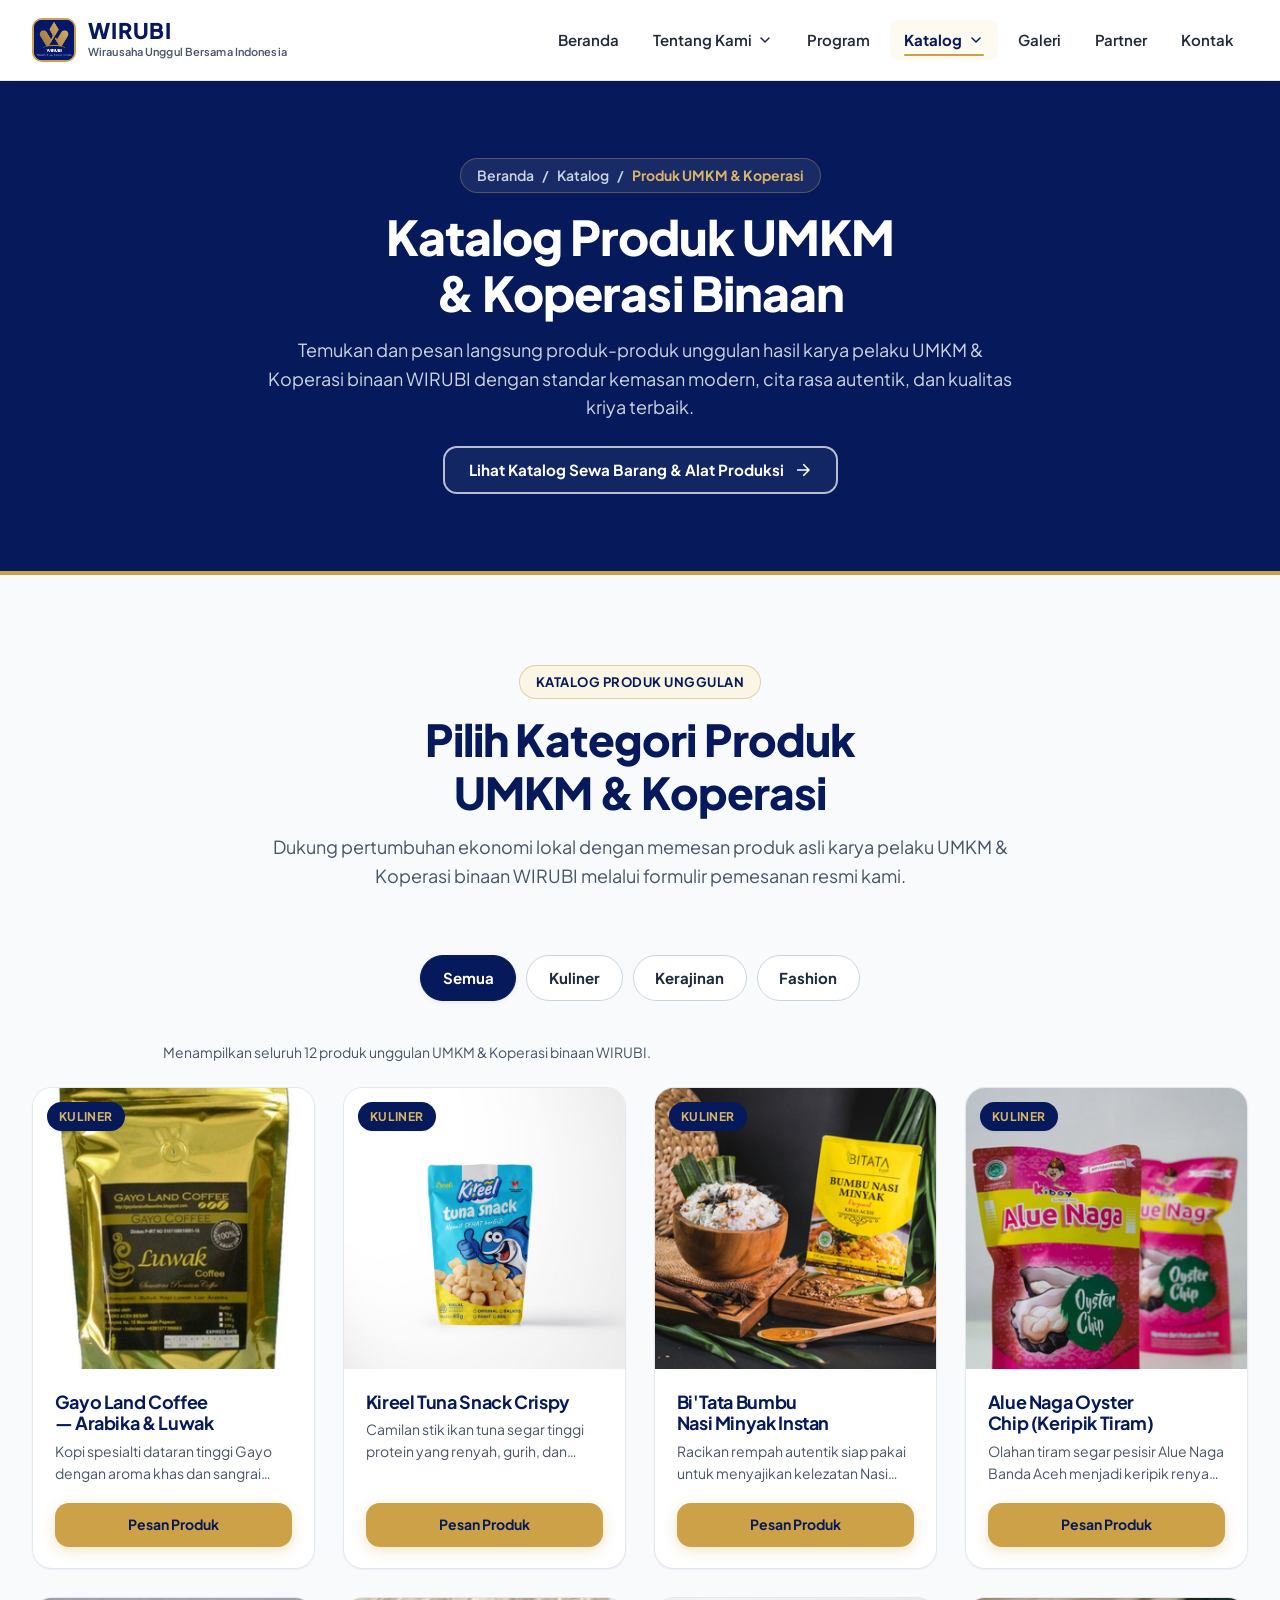
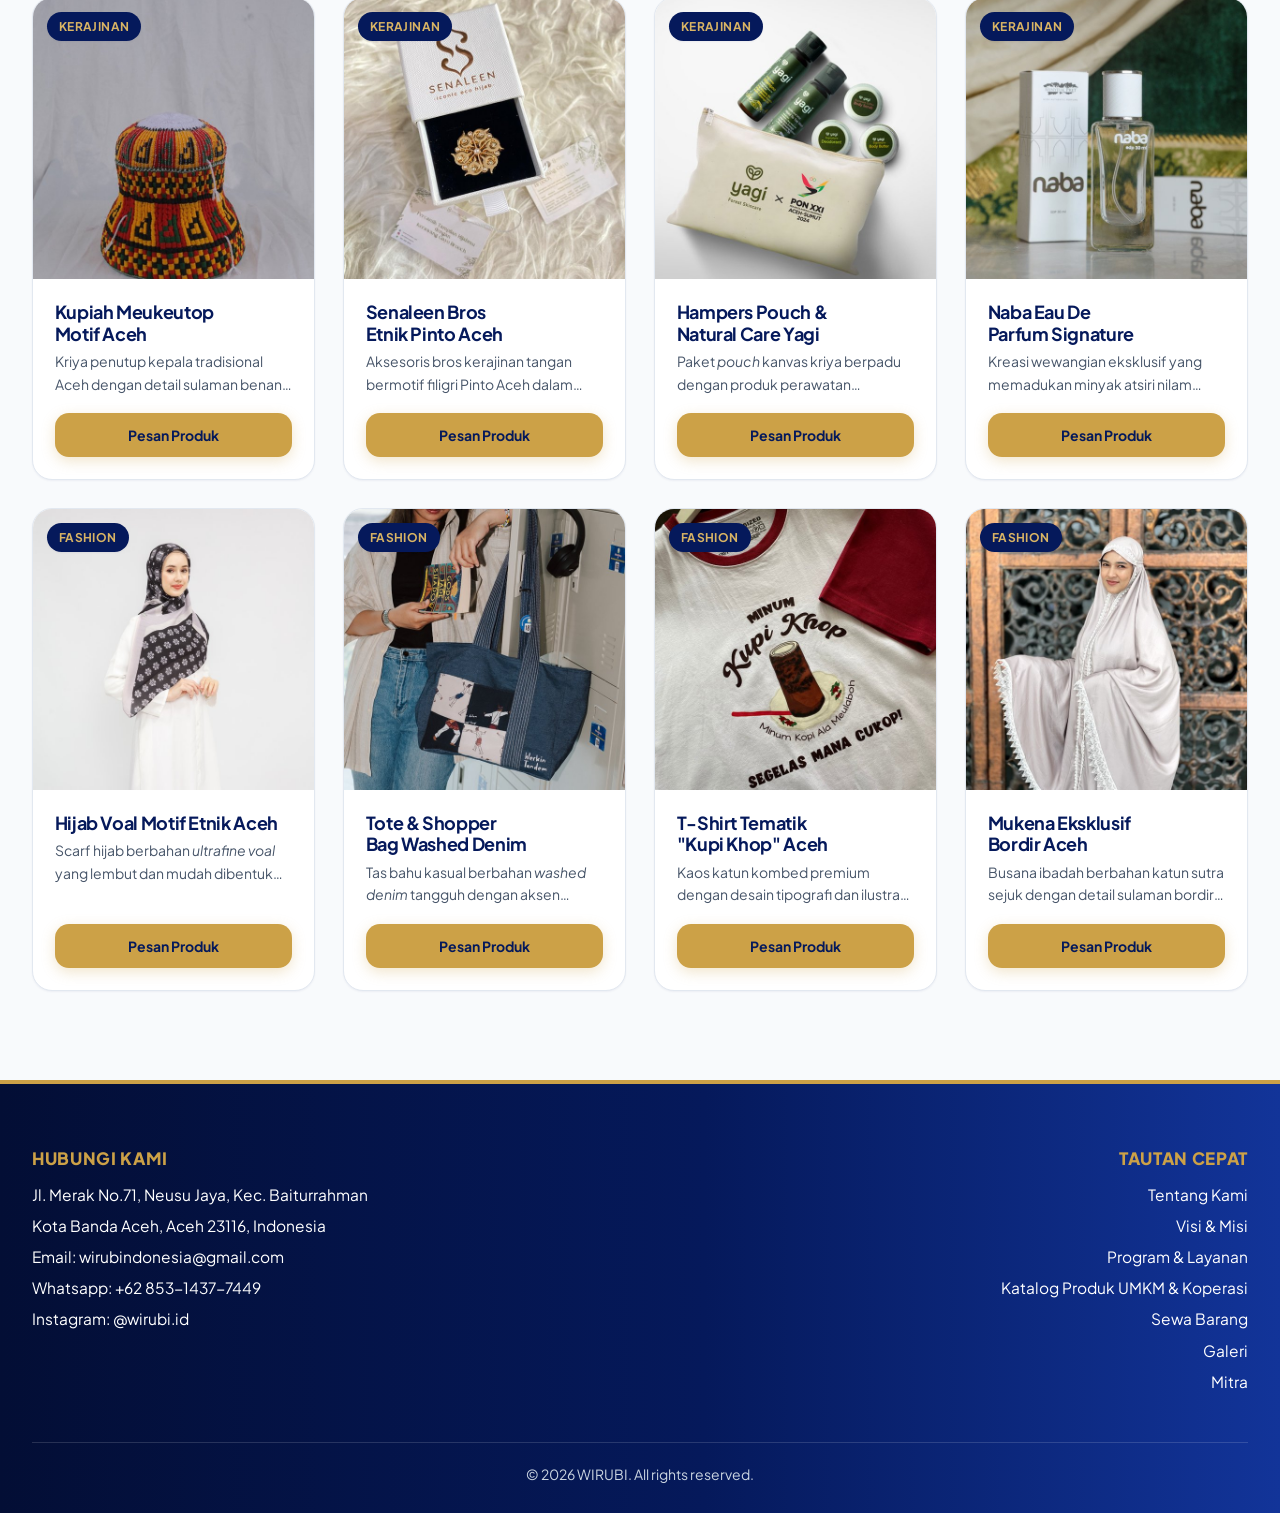
<file: katalog-produk.html>
<!DOCTYPE html>
<html lang="id">
<head>
  <meta charset="utf-8">
  <meta name="viewport" content="width=device-width, initial-scale=1.0">
  <title>Katalog Produk UMKM & Koperasi Binaan — WIRUBI (Wirausaha Unggul Bersama Indonesia)</title>
  <meta name="description" content="Katalog produk unggulan karya UMKM & Koperasi binaan WIRUBI meliputi kategori Kuliner, Kerajinan, dan Fashion dengan pemesanan langsung via WhatsApp.">
  <meta name="theme-color" content="#05195B">

  <!-- Preconnect & Google Fonts (Plus Jakarta Sans) -->
  <link rel="preconnect" href="https://fonts.googleapis.com">
  <link rel="preconnect" href="https://fonts.gstatic.com" crossorigin>
  <link href="https://fonts.googleapis.com/css2?family=Plus+Jakarta+Sans:wght@400;500;600;700;800&display=swap" rel="stylesheet">

  <!-- Main Stylesheet -->
  <link rel="stylesheet" href="css/styles.css">

  <!-- Deferred Interactive Script -->
  <script defer src="js/main.js"></script>
</head>
<body>
  <!-- Skip Link for Accessibility -->
  <a href="#produk-umkm" class="skip-link">Lewati ke katalog produk</a>

  <!-- ====================================================================
       STICKY HEADER & NAVIGATION
       ==================================================================== -->
  <div class="site-header-wrapper">
    <header class="site-header">
      <div class="container navbar">
        <!-- Brand Logo Area (Left) -->
        <a href="index.html" class="brand" aria-label="WIRUBI - Wirausaha Unggul Bersama Indonesia, Kembali ke Beranda">
          <div class="brand__box">
            <img
              src="logo_wirubu.jpg.jpeg"
              alt="Logo Resmi WIRUBI"
              class="brand__logo-img"
              width="44"
              height="44"
            >
          </div>
          <div class="brand__text">
            <span class="brand__name">WIRUBI</span>
            <span class="brand__sub">Wirausaha Unggul Bersama Indonesia</span>
          </div>
        </a>

        <!-- Hamburger Toggle Button (Mobile & Tablet) -->
        <button
          type="button"
          id="nav-toggle"
          class="nav-toggle"
          aria-expanded="false"
          aria-controls="nav-panel"
          aria-label="Buka menu navigasi"
        >
          <svg class="nav-toggle__icon icon-menu" viewBox="0 0 24 24" fill="none" stroke="currentColor" stroke-width="2.25" stroke-linecap="round" aria-hidden="true">
            <path d="M4 6h16M4 12h16M4 18h16"/>
          </svg>
          <svg class="nav-toggle__icon icon-close" viewBox="0 0 24 24" fill="none" stroke="currentColor" stroke-width="2.25" stroke-linecap="round" aria-hidden="true">
            <path d="M6 6l12 12M6 18L18 6"/>
          </svg>
        </button>

        <!-- Navigation Menu (Right) -->
        <div id="nav-panel" class="nav-panel">
          <nav aria-label="Navigasi Utama">
            <ul class="nav-menu" role="list">
              <li><a href="index.html#beranda" class="nav-link">Beranda</a></li>
              <li class="nav-dropdown">
                <button
                  type="button"
                  class="nav-link nav-dropdown__toggle"
                  aria-expanded="false"
                  aria-haspopup="true"
                  data-dropdown="tentang"
                >
                  <span>Tentang Kami</span>
                  <svg class="nav-dropdown__arrow" width="16" height="16" viewBox="0 0 24 24" fill="none" stroke="currentColor" stroke-width="2.25" stroke-linecap="round" stroke-linejoin="round" aria-hidden="true">
                    <polyline points="6 9 12 15 18 9"/>
                  </svg>
                </button>
                <ul class="nav-dropdown__menu" role="list" aria-label="Sub-menu Tentang Kami">
                  <li>
                    <a href="index.html#tentang" class="nav-dropdown__item">Profil WIRUBI</a>
                  </li>
                  <li>
                    <a href="index.html#visi-misi" class="nav-dropdown__item">Visi &amp; Misi</a>
                  </li>
                </ul>
              </li>
              <li><a href="index.html#program" class="nav-link">Program</a></li>
              <li class="nav-dropdown">
                <button
                  type="button"
                  class="nav-link nav-dropdown__toggle"
                  aria-expanded="false"
                  aria-haspopup="true"
                  aria-current="true"
                  data-active-page="true"
                  data-dropdown="katalog"
                >
                  <span>Katalog</span>
                  <svg class="nav-dropdown__arrow" width="16" height="16" viewBox="0 0 24 24" fill="none" stroke="currentColor" stroke-width="2.25" stroke-linecap="round" stroke-linejoin="round" aria-hidden="true">
                    <polyline points="6 9 12 15 18 9"/>
                  </svg>
                </button>
                <ul class="nav-dropdown__menu" role="list" aria-label="Sub-menu Katalog">
                  <li>
                    <a href="katalog-produk.html" class="nav-dropdown__item" aria-current="page">Produk UMKM & Koperasi</a>
                  </li>
                  <li>
                    <a href="sewa-barang.html" class="nav-dropdown__item">Sewa Barang</a>
                  </li>
                </ul>
              </li>
              <li><a href="index.html#galeri" class="nav-link">Galeri</a></li>
              <li><a href="index.html#partner" class="nav-link">Partner</a></li>
              <li><a href="#kontak" class="nav-link">Kontak</a></li>
            </ul>
          </nav>
        </div>
      </div>
    </header>
  </div>

  <main id="main-content">
    <!-- ==================================================================
         PAGE HEADER BANNER
         ================================================================== -->
    <section class="page-banner" aria-labelledby="page-heading">
      <div class="container page-banner__inner">
        <nav aria-label="Breadcrumb" class="breadcrumb">
          <a href="index.html">Beranda</a>
          <span aria-hidden="true">/</span>
          <span>Katalog</span>
          <span aria-hidden="true">/</span>
          <span class="breadcrumb__current" aria-current="page">Produk UMKM & Koperasi</span>
        </nav>

        <h1 id="page-heading" class="page-banner__title">Katalog Produk UMKM & Koperasi Binaan</h1>
        <p class="page-banner__desc">
          Temukan dan pesan langsung produk-produk unggulan hasil karya pelaku UMKM & Koperasi binaan WIRUBI dengan standar kemasan modern, cita rasa autentik, dan kualitas kriya terbaik.
        </p>

        <div class="page-banner__switch">
          <a href="sewa-barang.html" class="btn btn--outline-white">
            <span>Lihat Katalog Sewa Barang &amp; Alat Produksi</span>
            <svg width="18" height="18" viewBox="0 0 24 24" fill="none" stroke="currentColor" stroke-width="2.25" stroke-linecap="round" stroke-linejoin="round" aria-hidden="true">
              <path d="M5 12h14M13 5l7 7-7 7"/>
            </svg>
          </a>
        </div>
      </div>
    </section>

    <!-- ==================================================================
         DAFTAR PRODUK UMKM BINAAN (#produk-umkm)
         ================================================================== -->
    <section id="produk-umkm" class="section section--canvas" aria-labelledby="katalog-heading">
      <div class="container">
        <div class="section-header">
          <span class="section-eyebrow">Katalog Produk Unggulan</span>
          <h2 id="katalog-heading" class="section-title">Pilih Kategori Produk UMKM & Koperasi</h2>
          <p>
            Dukung pertumbuhan ekonomi lokal dengan memesan produk asli karya pelaku UMKM & Koperasi binaan WIRUBI melalui formulir pemesanan resmi kami.
          </p>
        </div>

        <!-- Filter Kategori (Semua, Kuliner, Kerajinan, Fashion) -->
        <search aria-label="Filter kategori produk UMKM & Koperasi">
          <div class="catalog-filter" role="group" aria-label="Pilih kategori produk">
            <button type="button" class="filter-btn" data-filter="all" aria-pressed="true">Semua</button>
            <button type="button" class="filter-btn" data-filter="kuliner" aria-pressed="false">Kuliner</button>
            <button type="button" class="filter-btn" data-filter="kerajinan" aria-pressed="false">Kerajinan</button>
            <button type="button" class="filter-btn" data-filter="fashion" aria-pressed="false">Fashion</button>
          </div>
        </search>

        <p id="catalog-status" class="catalog-status" data-catalog-type="produk" aria-live="polite">
          Menampilkan seluruh 12 produk unggulan UMKM & Koperasi binaan WIRUBI.
        </p>

        <!-- Grid Produk (Rasio Gambar 1:1) -->
        <div class="catalog-grid">
          <!-- Produk 1: Kuliner -->
          <article class="product-card" data-category="kuliner">
            <div class="product-card__media">
              <img
                src="assets/images/produk-kopi-gayo.jpg"
                alt="Gayo Land Coffee - Kopi Arabika & Luwak Gayo Kemasan Premium"
                class="product-card__img"
                width="600"
                height="600"
                loading="lazy"
              >
              <span class="product-card__badge">Kuliner</span>
            </div>
            <div class="product-card__body">
              <div>
                <h3 class="product-card__title">Gayo Land Coffee — Arabika &amp; Luwak</h3>
                <p class="product-card__desc">
                  Kopi spesialti dataran tinggi Gayo dengan aroma khas dan sangrai presisi dalam kemasan <em>standing pouch</em> premium.
                </p>
              </div>
              <button
                type="button"
                class="btn btn--gold product-card__cta"
                data-order-trigger
                data-order-type="produk"
                data-order-item="Gayo Land Coffee — Arabika &amp; Luwak"
              >
                <span>Pesan Produk</span>
              </button>
            </div>
          </article>

          <!-- Produk 2: Kuliner -->
          <article class="product-card" data-category="kuliner">
            <div class="product-card__media">
              <img
                src="assets/images/produk-tuna-snack.jpg"
                alt="Kireel Tuna Snack - Camilan Ikan Tuna Gurih Khas Aceh"
                class="product-card__img"
                width="600"
                height="600"
                loading="lazy"
              >
              <span class="product-card__badge">Kuliner</span>
            </div>
            <div class="product-card__body">
              <div>
                <h3 class="product-card__title">Kireel Tuna Snack Crispy</h3>
                <p class="product-card__desc">
                  Camilan stik ikan tuna segar tinggi protein yang renyah, gurih, dan bebas pengawet buatan.
                </p>
              </div>
              <button
                type="button"
                class="btn btn--gold product-card__cta"
                data-order-trigger
                data-order-type="produk"
                data-order-item="Kireel Tuna Snack Crispy"
              >
                <span>Pesan Produk</span>
              </button>
            </div>
          </article>

          <!-- Produk 3: Kuliner -->
          <article class="product-card" data-category="kuliner">
            <div class="product-card__media">
              <img
                src="assets/images/produk-bumbu-nasi.jpg"
                alt="Bi'Tata Bumbu Nasi Minyak & Rempah Khas Aceh"
                class="product-card__img"
                width="600"
                height="600"
                loading="lazy"
              >
              <span class="product-card__badge">Kuliner</span>
            </div>
            <div class="product-card__body">
              <div>
                <h3 class="product-card__title">Bi'Tata Bumbu Nasi Minyak Instan</h3>
                <p class="product-card__desc">
                  Racikan rempah autentik siap pakai untuk menyajikan kelezatan Nasi Minyak khas Aceh secara praktis di rumah.
                </p>
              </div>
              <button
                type="button"
                class="btn btn--gold product-card__cta"
                data-order-trigger
                data-order-type="produk"
                data-order-item="Bi'Tata Bumbu Nasi Minyak Instan"
              >
                <span>Pesan Produk</span>
              </button>
            </div>
          </article>

          <!-- Produk 4: Kuliner -->
          <article class="product-card" data-category="kuliner">
            <div class="product-card__media">
              <img
                src="assets/images/produk-keripik-tiram.jpg"
                alt="Alue Naga Oyster Chip - Keripik Tiram Renyah Khas Pesisir Banda Aceh"
                class="product-card__img"
                width="600"
                height="600"
                loading="lazy"
              >
              <span class="product-card__badge">Kuliner</span>
            </div>
            <div class="product-card__body">
              <div>
                <h3 class="product-card__title">Alue Naga Oyster Chip (Keripik Tiram)</h3>
                <p class="product-card__desc">
                  Olahan tiram segar pesisir Alue Naga Banda Aceh menjadi keripik renyah bernutrisi tinggi dalam kemasan higienis.
                </p>
              </div>
              <button
                type="button"
                class="btn btn--gold product-card__cta"
                data-order-trigger
                data-order-type="produk"
                data-order-item="Alue Naga Oyster Chip (Keripik Tiram)"
              >
                <span>Pesan Produk</span>
              </button>
            </div>
          </article>

          <!-- Produk 5: Kerajinan -->
          <article class="product-card" data-category="kerajinan">
            <div class="product-card__media">
              <img
                src="assets/images/produk-kupiah-aceh.jpg"
                alt="Kupiah Meukeutop Motif Tradisional Aceh"
                class="product-card__img"
                width="600"
                height="600"
                loading="lazy"
              >
              <span class="product-card__badge">Kerajinan</span>
            </div>
            <div class="product-card__body">
              <div>
                <h3 class="product-card__title">Kupiah Meukeutop Motif Aceh</h3>
                <p class="product-card__desc">
                  Kriya penutup kepala tradisional Aceh dengan detail sulaman benang presisi dan perpaduan warna budaya yang elegan.
                </p>
              </div>
              <button
                type="button"
                class="btn btn--gold product-card__cta"
                data-order-trigger
                data-order-type="produk"
                data-order-item="Kupiah Meukeutop Motif Aceh"
              >
                <span>Pesan Produk</span>
              </button>
            </div>
          </article>

          <!-- Produk 6: Kerajinan -->
          <article class="product-card" data-category="kerajinan">
            <div class="product-card__media">
              <img
                src="assets/images/produk-bros-etnik.jpg"
                alt="Senaleen Bros Etnik Pinto Aceh Lapis Emas"
                class="product-card__img"
                width="600"
                height="600"
                loading="lazy"
              >
              <span class="product-card__badge">Kerajinan</span>
            </div>
            <div class="product-card__body">
              <div>
                <h3 class="product-card__title">Senaleen Bros Etnik Pinto Aceh</h3>
                <p class="product-card__desc">
                  Aksesoris bros kerajinan tangan bermotif filigri Pinto Aceh dalam kotak eksklusif, cocok untuk cenderamata resmi.
                </p>
              </div>
              <button
                type="button"
                class="btn btn--gold product-card__cta"
                data-order-trigger
                data-order-type="produk"
                data-order-item="Senaleen Bros Etnik Pinto Aceh"
              >
                <span>Pesan Produk</span>
              </button>
            </div>
          </article>

          <!-- Produk 7: Kerajinan -->
          <article class="product-card" data-category="kerajinan">
            <div class="product-card__media">
              <img
                src="assets/images/produk-hampers-yagi.jpg"
                alt="Paket Pouch Souvenir & Perawatan Alami Yagi"
                class="product-card__img"
                width="600"
                height="600"
                loading="lazy"
              >
              <span class="product-card__badge">Kerajinan</span>
            </div>
            <div class="product-card__body">
              <div>
                <h3 class="product-card__title">Hampers Pouch &amp; Natural Care Yagi</h3>
                <p class="product-card__desc">
                  Paket <em>pouch</em> kanvas kriya berpadu dengan produk perawatan berbahan alami lokal yang ramah lingkungan.
                </p>
              </div>
              <button
                type="button"
                class="btn btn--gold product-card__cta"
                data-order-trigger
                data-order-type="produk"
                data-order-item="Hampers Pouch &amp; Natural Care Yagi"
              >
                <span>Pesan Produk</span>
              </button>
            </div>
          </article>

          <!-- Produk 8: Kerajinan -->
          <article class="product-card" data-category="kerajinan">
            <div class="product-card__media">
              <img
                src="assets/images/produk-parfum-naba.jpg"
                alt="Naba Eau De Parfum Kreasi Wewangian Lokal"
                class="product-card__img"
                width="600"
                height="600"
                loading="lazy"
              >
              <span class="product-card__badge">Kerajinan</span>
            </div>
            <div class="product-card__body">
              <div>
                <h3 class="product-card__title">Naba Eau De Parfum Signature</h3>
                <p class="product-card__desc">
                  Kreasi wewangian eksklusif yang memadukan minyak atsiri nilam Aceh berkualitas ekspor dengan ketahanan aroma sepanjang hari.
                </p>
              </div>
              <button
                type="button"
                class="btn btn--gold product-card__cta"
                data-order-trigger
                data-order-type="produk"
                data-order-item="Naba Eau De Parfum Signature"
              >
                <span>Pesan Produk</span>
              </button>
            </div>
          </article>

          <!-- Produk 9: Fashion -->
          <article class="product-card" data-category="fashion">
            <div class="product-card__media">
              <img
                src="assets/images/produk-hijab-etnik.jpg"
                alt="Hijab Voal Motif Etnik Kontemporer Aceh"
                class="product-card__img"
                width="600"
                height="600"
                loading="lazy"
              >
              <span class="product-card__badge">Fashion</span>
            </div>
            <div class="product-card__body">
              <div>
                <h3 class="product-card__title">Hijab Voal Motif Etnik Aceh</h3>
                <p class="product-card__desc">
                  Scarf hijab berbahan <em>ultrafine voal</em> yang lembut dan mudah dibentuk dengan motif geometris khas warisan budaya Aceh.
                </p>
              </div>
              <button
                type="button"
                class="btn btn--gold product-card__cta"
                data-order-trigger
                data-order-type="produk"
                data-order-item="Hijab Voal Motif Etnik Aceh"
              >
                <span>Pesan Produk</span>
              </button>
            </div>
          </article>

          <!-- Produk 10: Fashion -->
          <article class="product-card" data-category="fashion">
            <div class="product-card__media">
              <img
                src="assets/images/produk-totebag-denim.jpg"
                alt="Tote & Shopper Bag Washed Denim Motif Lokal"
                class="product-card__img"
                width="600"
                height="600"
                loading="lazy"
              >
              <span class="product-card__badge">Fashion</span>
            </div>
            <div class="product-card__body">
              <div>
                <h3 class="product-card__title">Tote &amp; Shopper Bag Washed Denim</h3>
                <p class="product-card__desc">
                  Tas bahu kasual berbahan <em>washed denim</em> tangguh dengan aksen ilustrasi budaya lokal dan kompartemen fungsional.
                </p>
              </div>
              <button
                type="button"
                class="btn btn--gold product-card__cta"
                data-order-trigger
                data-order-type="produk"
                data-order-item="Tote &amp; Shopper Bag Washed Denim"
              >
                <span>Pesan Produk</span>
              </button>
            </div>
          </article>

          <!-- Produk 11: Fashion -->
          <article class="product-card" data-category="fashion">
            <div class="product-card__media">
              <img
                src="assets/images/produk-kaos-aceh.jpg"
                alt="Kaos Katun Ilustrasi Kupi Khop Khas Aceh"
                class="product-card__img"
                width="600"
                height="600"
                loading="lazy"
              >
              <span class="product-card__badge">Fashion</span>
            </div>
            <div class="product-card__body">
              <div>
                <h3 class="product-card__title">T-Shirt Tematik "Kupi Khop" Aceh</h3>
                <p class="product-card__desc">
                  Kaos katun kombed premium dengan desain tipografi dan ilustrasi kreatif yang mengangkat cerita kuliner dan tradisi lokal.
                </p>
              </div>
              <button
                type="button"
                class="btn btn--gold product-card__cta"
                data-order-trigger
                data-order-type="produk"
                data-order-item='T-Shirt Tematik "Kupi Khop" Aceh'
              >
                <span>Pesan Produk</span>
              </button>
            </div>
          </article>

          <!-- Produk 12: Fashion -->
          <article class="product-card" data-category="fashion">
            <div class="product-card__media">
              <img
                src="assets/images/produk-mukena-bordir.jpg"
                alt="Mukena Eksklusif Bordir Kerawang Khas Aceh"
                class="product-card__img"
                width="600"
                height="600"
                loading="lazy"
              >
              <span class="product-card__badge">Fashion</span>
            </div>
            <div class="product-card__body">
              <div>
                <h3 class="product-card__title">Mukena Eksklusif Bordir Aceh</h3>
                <p class="product-card__desc">
                  Busana ibadah berbahan katun sutra sejuk dengan detail sulaman bordir khas pengrajin perempuan binaan WIRUBI.
                </p>
              </div>
              <button
                type="button"
                class="btn btn--gold product-card__cta"
                data-order-trigger
                data-order-type="produk"
                data-order-item="Mukena Eksklusif Bordir Aceh"
              >
                <span>Pesan Produk</span>
              </button>
            </div>
          </article>
        </div>

        <!-- ================================================================
             ORDER FORM MODAL (Formulir Pemesanan Produk UMKM)
             ================================================================ -->
        <dialog id="order-modal" class="order-modal" closedby="any" aria-labelledby="order-modal-title">
          <div class="order-modal__header">
            <div>
              <span id="order-modal-badge" class="order-modal__badge">Formulir Pemesanan Produk UMKM & Koperasi</span>
              <h2 id="order-modal-title" class="order-modal__title">Pesan Produk UMKM & Koperasi WIRUBI</h2>
              <p class="order-modal__subtitle">
                Lengkapi data di bawah ini. Pesanan otomatis dikirim ke <strong>wirubindonesia@gmail.com</strong>.
              </p>
            </div>
            <button type="button" id="order-modal-close" class="order-modal__close" aria-label="Tutup formulir pemesanan">
              <svg width="20" height="20" viewBox="0 0 24 24" fill="none" stroke="currentColor" stroke-width="2.25" stroke-linecap="round" aria-hidden="true">
                <path d="M18 6L6 18M6 6l12 12"/>
              </svg>
            </button>
          </div>

          <div class="order-modal__body">
            <!-- Struktur Form Statis Siap Terhubung ke Formspree / Web3Forms / FormSubmit -->
            <form
              id="order-form"
              action="https://formsubmit.co/ajax/wirubindonesia@gmail.com"
              data-formspree-endpoint="https://formspree.io/f/YOUR_FORMSPREE_ID"
              data-web3forms-endpoint="https://api.web3forms.com/submit"
              method="POST"
              novalidate
            >
              <!-- Hidden Konfigurasi Endpoint (Web3Forms / Formspree / FormSubmit) -->
              <input type="hidden" name="access_key" value="YOUR_WEB3FORMS_ACCESS_KEY">
              <input type="hidden" name="_subject" id="order-subject" value="Pesanan Produk UMKM Baru — WIRUBI">
              <input type="hidden" name="email_penerima" value="wirubindonesia@gmail.com">
              <input type="hidden" name="jenis_layanan" id="order-type-input" value="Pemesanan Produk UMKM">
              <input type="checkbox" name="botcheck" class="visually-hidden" tabindex="-1" autocomplete="off">

              <!-- 1. Nama Produk/Barang (Otomatis Terisi) -->
              <div class="form-row">
                <div class="form-field">
                  <label for="order-item" id="order-item-label" class="form-label">Nama Produk / Barang <span aria-hidden="true">*</span></label>
                  <input
                    type="text"
                    id="order-item"
                    name="nama_produk_barang"
                    class="form-control form-control--readonly"
                    readonly
                    required
                  >
                </div>
              </div>

              <!-- 2. Nama Pemesan / Instansi & 3. No. WhatsApp / Telepon -->
              <div class="form-row form-row--2col">
                <div class="form-field">
                  <label for="order-nama" class="form-label">Nama Pemesan / Instansi <span aria-hidden="true">*</span></label>
                  <input
                    type="text"
                    id="order-nama"
                    name="nama_pemesan"
                    class="form-control"
                    autocomplete="name"
                    placeholder="Nama lengkap / instansi"
                    autofocus
                    required
                  >
                  <span class="field-error">Mohon isi nama pemesan atau instansi.</span>
                </div>

                <div class="form-field">
                  <label for="order-telepon" class="form-label">No. WhatsApp / Telepon <span aria-hidden="true">*</span></label>
                  <input
                    type="tel"
                    id="order-telepon"
                    name="no_whatsapp"
                    class="form-control"
                    autocomplete="tel"
                    inputmode="tel"
                    placeholder="0853-xxxx-xxxx"
                    required
                  >
                  <span class="field-error">Mohon isi nomor WhatsApp / telepon aktif.</span>
                </div>
              </div>

              <!-- 4. Alamat Email & 5. Jumlah / Durasi Sewa -->
              <div class="form-row form-row--2col">
                <div class="form-field">
                  <label for="order-email" class="form-label">Alamat Email <span aria-hidden="true">*</span></label>
                  <input
                    type="email"
                    id="order-email"
                    name="email"
                    class="form-control"
                    autocomplete="email"
                    inputmode="email"
                    autocorrect="off"
                    autocapitalize="off"
                    spellcheck="false"
                    placeholder="nama@email.com"
                    required
                  >
                  <span class="field-error">Mohon masukkan alamat email yang valid.</span>
                </div>

                <div class="form-field">
                  <label for="order-jumlah" id="order-jumlah-label" class="form-label">Jumlah / Durasi Sewa <span aria-hidden="true">*</span></label>
                  <input
                    type="text"
                    id="order-jumlah"
                    name="jumlah_atau_durasi"
                    class="form-control"
                    placeholder="Contoh: 5 Pcs / 2 Paket"
                    required
                  >
                  <span class="field-error">Mohon isi jumlah pesanan atau durasi sewa.</span>
                </div>
              </div>

              <!-- 6. Catatan Tambahan -->
              <div class="form-row">
                <div class="form-field">
                  <label for="order-catatan" class="form-label">Catatan Tambahan</label>
                  <span id="order-catatan-hint" class="form-hint">Cantumkan alamat pengiriman, varian produk, atau keterangan khusus lainnya.</span>
                  <textarea
                    id="order-catatan"
                    name="catatan_tambahan"
                    class="form-control"
                    rows="3"
                    aria-describedby="order-catatan-hint"
                    placeholder="Tulis alamat pengiriman atau catatan pesanan..."
                  ></textarea>
                </div>
              </div>

              <div id="order-form-status" class="form-status form-status--success" role="status" aria-live="polite" hidden></div>

              <div class="order-modal__actions">
                <button type="button" id="order-modal-cancel" class="btn btn--outline-navy">Batal</button>
                <button type="submit" id="order-submit-btn" class="btn btn--gold order-modal__submit">
                  <span>Kirim Pesanan</span>
                  <svg width="18" height="18" viewBox="0 0 24 24" fill="none" stroke="currentColor" stroke-width="2.25" stroke-linecap="round" stroke-linejoin="round" aria-hidden="true">
                    <line x1="22" y1="2" x2="11" y2="13"/>
                    <polygon points="22 2 15 22 11 13 2 9 22 2"/>
                  </svg>
                </button>
              </div>
            </form>
          </div>
        </dialog>
      </div>
    </section>
  </main>

  <!-- ====================================================================
       KONTAK & FOOTER (#kontak) — 2-Column Minimalist Blue Gradient Footer
       ==================================================================== -->
  <footer id="kontak" class="contact-footer" aria-labelledby="kontak-heading">
    <div class="container">
      <div class="footer-grid">
        <!-- Kolom Kiri: HUBUNGI KAMI (Rata Kiri) -->
        <div class="footer-col footer-col--left">
          <h2 id="kontak-heading" class="footer-col__heading">HUBUNGI KAMI</h2>
          <ul class="footer-plain-list" role="list">
            <li>Jl. Merak No.71, Neusu Jaya, Kec. Baiturrahman</li>
            <li>Kota Banda Aceh, Aceh 23116, Indonesia</li>
            <li>Email: <a href="mailto:wirubindonesia@gmail.com">wirubindonesia@gmail.com</a></li>
            <li>Whatsapp: <a href="https://wa.me/6285314377449" target="_blank" rel="noopener noreferrer">+62 853-1437-7449</a></li>
            <li>Instagram: <a href="https://www.instagram.com/wirubi.id?utm_source=ig_web_button_share_sheet&amp;cplk=ZDNlZDc0MzIxNw==" target="_blank" rel="noopener noreferrer">@wirubi.id</a></li>
          </ul>
        </div>

        <!-- Kolom Kanan: TAUTAN CEPAT (Rata Kanan) -->
        <div class="footer-col footer-col--right">
          <h2 class="footer-col__heading">TAUTAN CEPAT</h2>
          <nav aria-label="Tautan Cepat Footer">
            <ul class="footer-plain-list" role="list">
              <li><a href="index.html#tentang">Tentang Kami</a></li>
              <li><a href="index.html#visi-misi">Visi &amp; Misi</a></li>
              <li><a href="index.html#program">Program &amp; Layanan</a></li>
              <li><a href="katalog-produk.html">Katalog Produk UMKM & Koperasi</a></li>
              <li><a href="sewa-barang.html">Sewa Barang</a></li>
              <li><a href="index.html#galeri">Galeri</a></li>
              <li><a href="index.html#partner">Mitra</a></li>
            </ul>
          </nav>
        </div>
      </div>

      <!-- Garis Pembatas Bawah & Copyright -->
      <div class="footer-bottom">
        <p>&copy; 2026 WIRUBI. All rights reserved.</p>
      </div>
    </div>
  </footer>
</body>
</html>
</file>
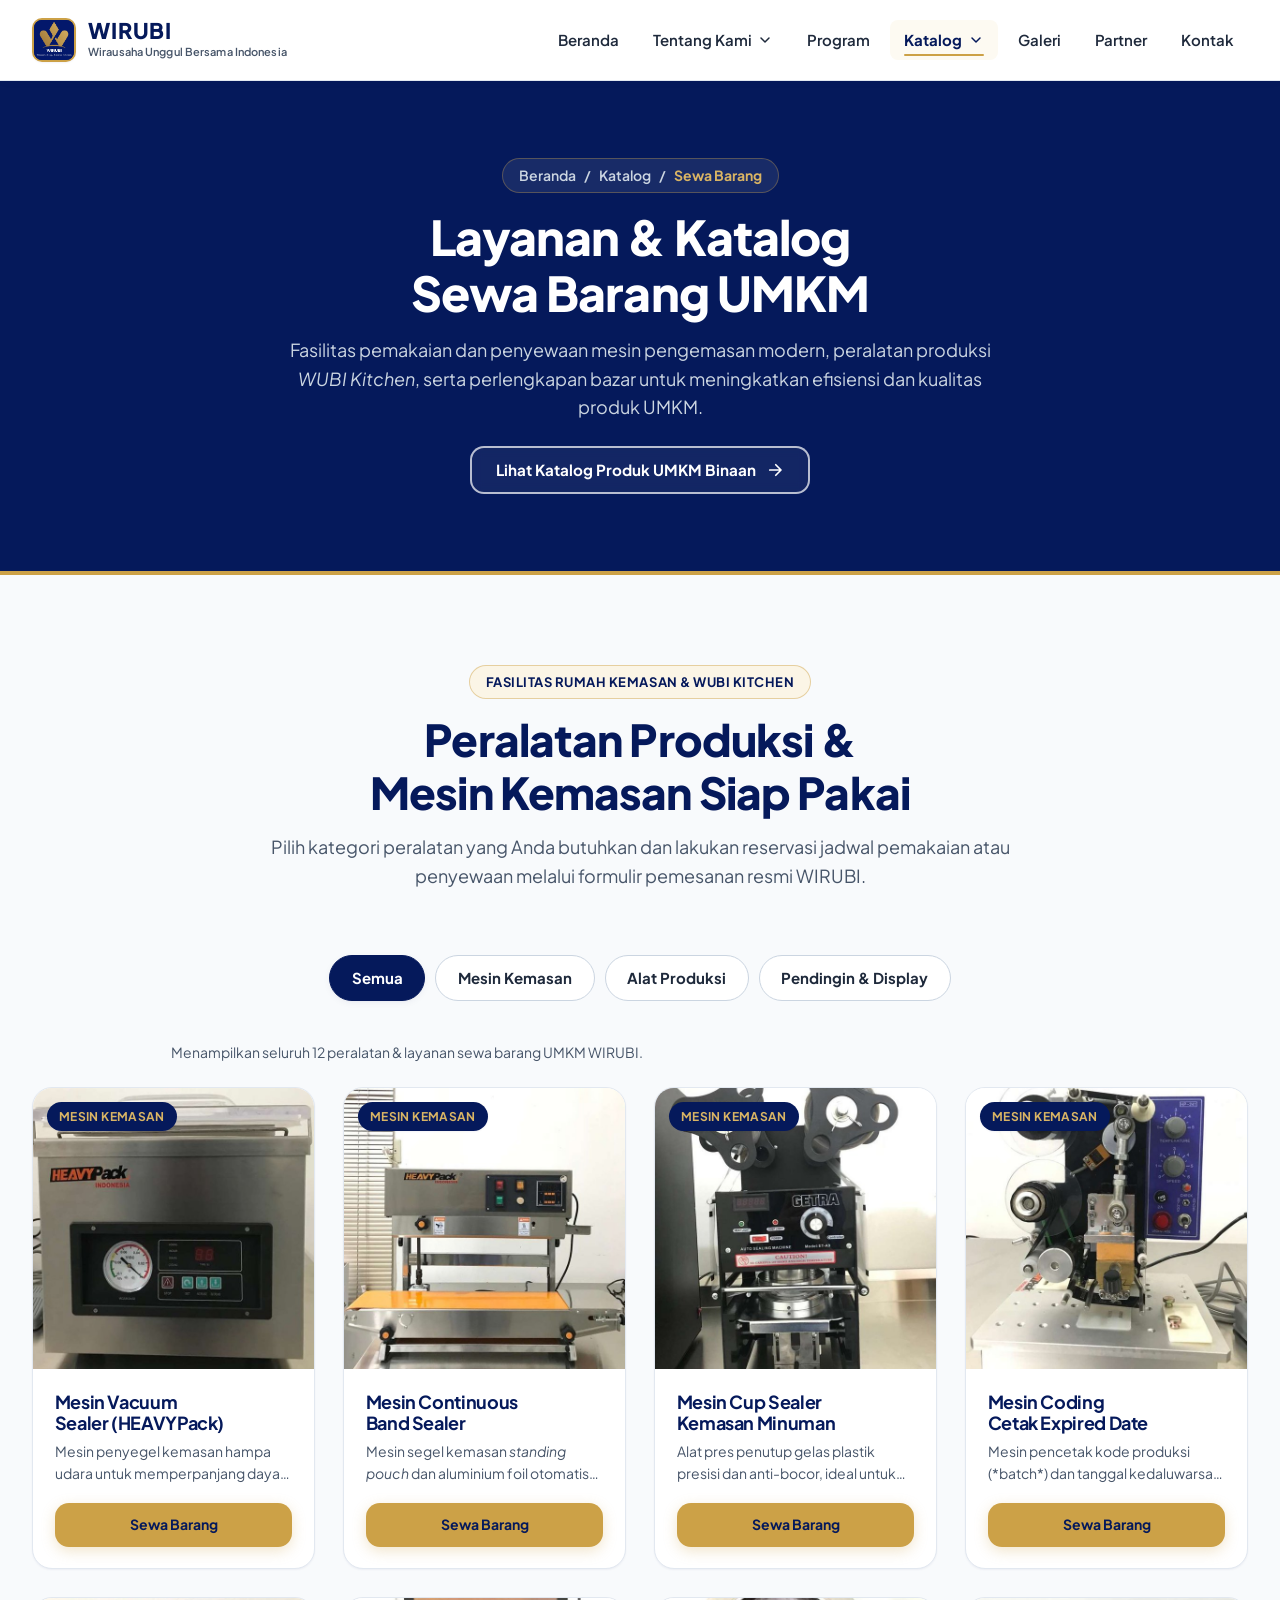
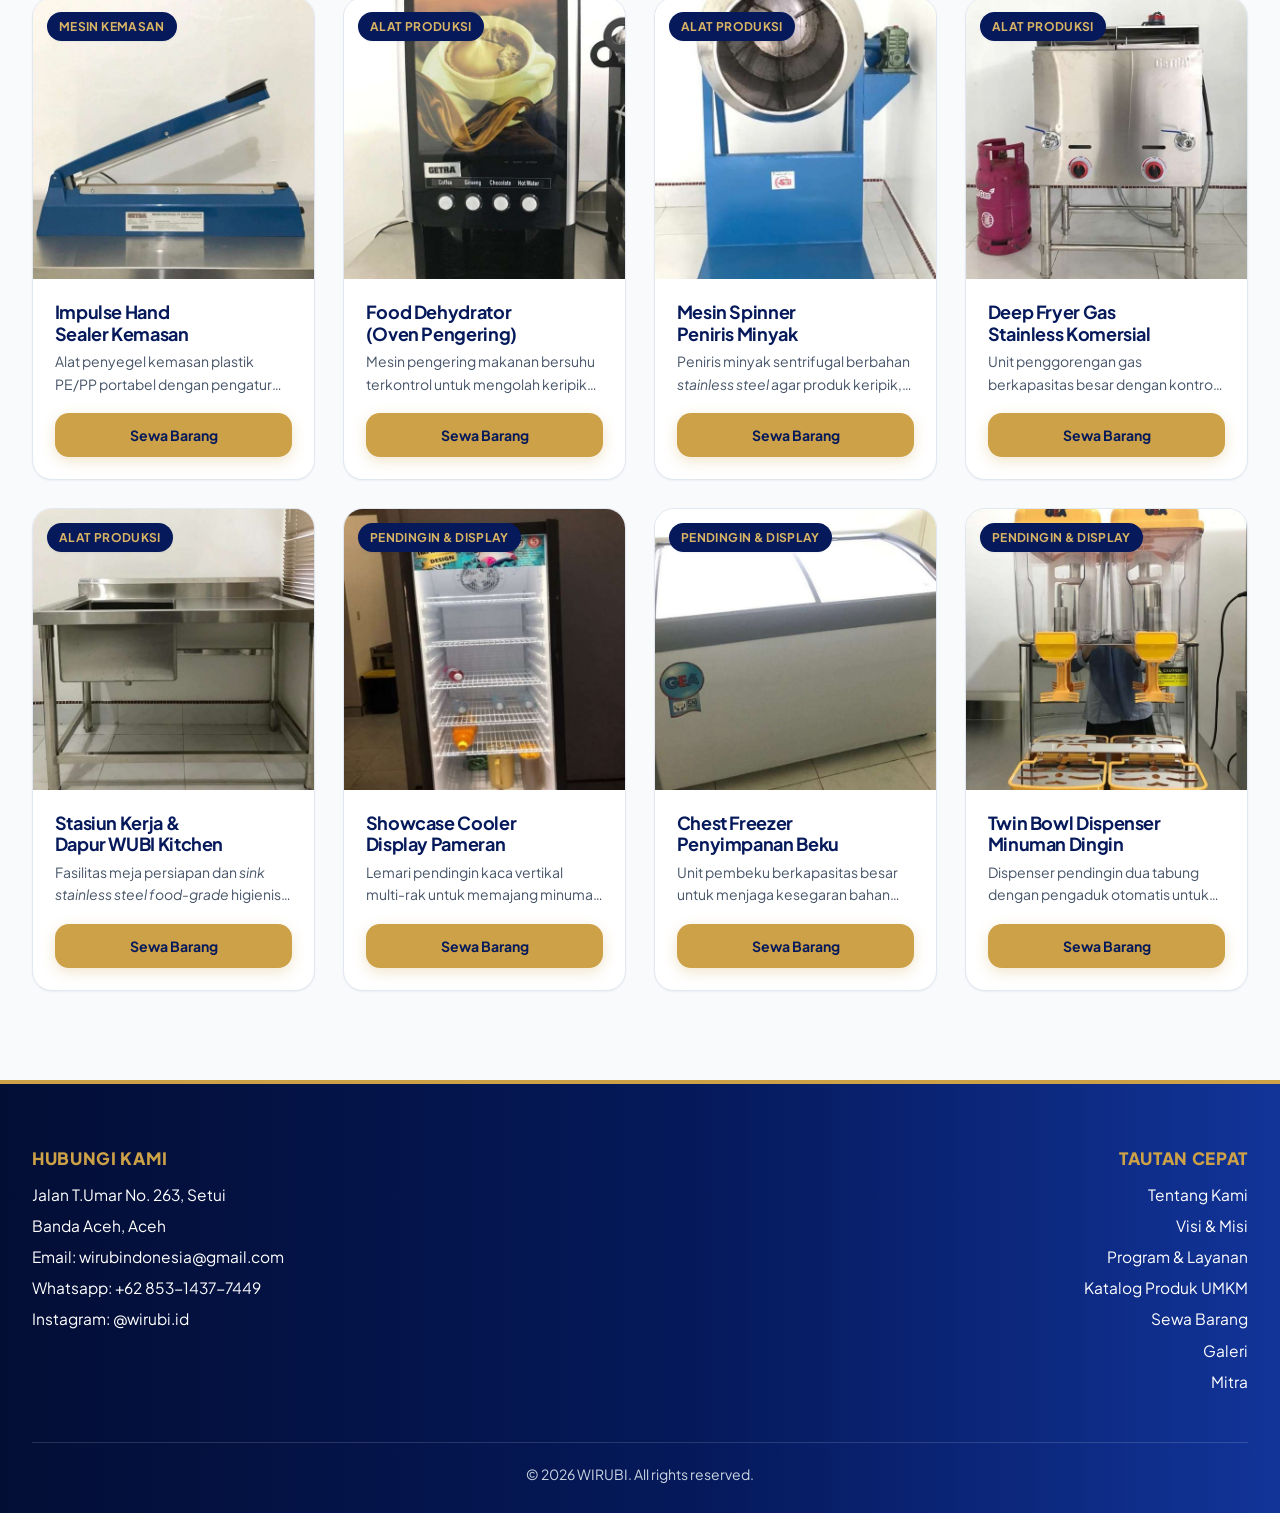
<file: sewa-barang.html>
<!DOCTYPE html>
<html lang="id">
<head>
  <meta charset="utf-8">
  <meta name="viewport" content="width=device-width, initial-scale=1.0">
  <title>Katalog Sewa Barang & Peralatan UMKM — WIRUBI (Wirausaha Unggul Bersama Indonesia)</title>
  <meta name="description" content="Layanan penyewaan mesin pengemasan, peralatan produksi WUBI Kitchen, serta fasilitas pendingin & display pameran untuk mendukung operasional UMKM binaan WIRUBI.">
  <meta name="theme-color" content="#05195B">

  <!-- Preconnect & Google Fonts (Plus Jakarta Sans) -->
  <link rel="preconnect" href="https://fonts.googleapis.com">
  <link rel="preconnect" href="https://fonts.gstatic.com" crossorigin>
  <link href="https://fonts.googleapis.com/css2?family=Plus+Jakarta+Sans:wght@400;500;600;700;800&display=swap" rel="stylesheet">

  <!-- Main Stylesheet -->
  <link rel="stylesheet" href="css/styles.css">

  <!-- Deferred Interactive Script -->
  <script defer src="js/main.js"></script>
</head>
<body>
  <!-- Skip Link for Accessibility -->
  <a href="#sewa-barang" class="skip-link">Lewati ke katalog sewa barang</a>

  <!-- ====================================================================
       STICKY HEADER & NAVIGATION
       ==================================================================== -->
  <div class="site-header-wrapper">
    <header class="site-header">
      <div class="container navbar">
        <!-- Brand Logo Area (Left) -->
        <a href="index.html" class="brand" aria-label="WIRUBI - Wirausaha Unggul Bersama Indonesia, Kembali ke Beranda">
          <div class="brand__box">
            <img
              src="logo_wirubu.jpg.jpeg"
              alt="Logo Resmi WIRUBI"
              class="brand__logo-img"
              width="44"
              height="44"
            >
          </div>
          <div class="brand__text">
            <span class="brand__name">WIRUBI</span>
            <span class="brand__sub">Wirausaha Unggul Bersama Indonesia</span>
          </div>
        </a>

        <!-- Hamburger Toggle Button (Mobile & Tablet) -->
        <button
          type="button"
          id="nav-toggle"
          class="nav-toggle"
          aria-expanded="false"
          aria-controls="nav-panel"
          aria-label="Buka menu navigasi"
        >
          <svg class="nav-toggle__icon icon-menu" viewBox="0 0 24 24" fill="none" stroke="currentColor" stroke-width="2.25" stroke-linecap="round" aria-hidden="true">
            <path d="M4 6h16M4 12h16M4 18h16"/>
          </svg>
          <svg class="nav-toggle__icon icon-close" viewBox="0 0 24 24" fill="none" stroke="currentColor" stroke-width="2.25" stroke-linecap="round" aria-hidden="true">
            <path d="M6 6l12 12M6 18L18 6"/>
          </svg>
        </button>

        <!-- Navigation Menu (Right) -->
        <div id="nav-panel" class="nav-panel">
          <nav aria-label="Navigasi Utama">
            <ul class="nav-menu" role="list">
              <li><a href="index.html#beranda" class="nav-link">Beranda</a></li>
              <li class="nav-dropdown">
                <button
                  type="button"
                  class="nav-link nav-dropdown__toggle"
                  aria-expanded="false"
                  aria-haspopup="true"
                  data-dropdown="tentang"
                >
                  <span>Tentang Kami</span>
                  <svg class="nav-dropdown__arrow" width="16" height="16" viewBox="0 0 24 24" fill="none" stroke="currentColor" stroke-width="2.25" stroke-linecap="round" stroke-linejoin="round" aria-hidden="true">
                    <polyline points="6 9 12 15 18 9"/>
                  </svg>
                </button>
                <ul class="nav-dropdown__menu" role="list" aria-label="Sub-menu Tentang Kami">
                  <li>
                    <a href="index.html#tentang" class="nav-dropdown__item">Profil WIRUBI</a>
                  </li>
                  <li>
                    <a href="index.html#visi-misi" class="nav-dropdown__item">Visi &amp; Misi</a>
                  </li>
                </ul>
              </li>
              <li><a href="index.html#program" class="nav-link">Program</a></li>
              <li class="nav-dropdown">
                <button
                  type="button"
                  class="nav-link nav-dropdown__toggle"
                  aria-expanded="false"
                  aria-haspopup="true"
                  aria-current="true"
                  data-active-page="true"
                  data-dropdown="katalog"
                >
                  <span>Katalog</span>
                  <svg class="nav-dropdown__arrow" width="16" height="16" viewBox="0 0 24 24" fill="none" stroke="currentColor" stroke-width="2.25" stroke-linecap="round" stroke-linejoin="round" aria-hidden="true">
                    <polyline points="6 9 12 15 18 9"/>
                  </svg>
                </button>
                <ul class="nav-dropdown__menu" role="list" aria-label="Sub-menu Katalog">
                  <li>
                    <a href="katalog-produk.html" class="nav-dropdown__item">Produk UMKM</a>
                  </li>
                  <li>
                    <a href="sewa-barang.html" class="nav-dropdown__item" aria-current="page">Sewa Barang</a>
                  </li>
                </ul>
              </li>
              <li><a href="index.html#galeri" class="nav-link">Galeri</a></li>
              <li><a href="index.html#partner" class="nav-link">Partner</a></li>
              <li><a href="#kontak" class="nav-link">Kontak</a></li>
            </ul>
          </nav>
        </div>
      </div>
    </header>
  </div>

  <main id="main-content">
    <!-- ==================================================================
         PAGE HEADER BANNER
         ================================================================== -->
    <section class="page-banner" aria-labelledby="page-heading">
      <div class="container page-banner__inner">
        <nav aria-label="Breadcrumb" class="breadcrumb">
          <a href="index.html">Beranda</a>
          <span aria-hidden="true">/</span>
          <span>Katalog</span>
          <span aria-hidden="true">/</span>
          <span class="breadcrumb__current" aria-current="page">Sewa Barang</span>
        </nav>

        <h1 id="page-heading" class="page-banner__title">Layanan &amp; Katalog Sewa Barang UMKM</h1>
        <p class="page-banner__desc">
          Fasilitas pemakaian dan penyewaan mesin pengemasan modern, peralatan produksi <em>WUBI Kitchen</em>, serta perlengkapan bazar untuk meningkatkan efisiensi dan kualitas produk UMKM.
        </p>

        <div class="page-banner__switch">
          <a href="katalog-produk.html" class="btn btn--outline-white">
            <span>Lihat Katalog Produk UMKM Binaan</span>
            <svg width="18" height="18" viewBox="0 0 24 24" fill="none" stroke="currentColor" stroke-width="2.25" stroke-linecap="round" stroke-linejoin="round" aria-hidden="true">
              <path d="M5 12h14M13 5l7 7-7 7"/>
            </svg>
          </a>
        </div>
      </div>
    </section>

    <!-- ==================================================================
         DAFTAR PERALATAN SEWA BARANG UMKM (#sewa-barang)
         ================================================================== -->
    <section id="sewa-barang" class="section section--canvas" aria-labelledby="sewa-heading">
      <div class="container">
        <div class="section-header">
          <span class="section-eyebrow">Fasilitas Rumah Kemasan &amp; WUBI Kitchen</span>
          <h2 id="sewa-heading" class="section-title">Peralatan Produksi &amp; Mesin Kemasan Siap Pakai</h2>
          <p>
            Pilih kategori peralatan yang Anda butuhkan dan lakukan reservasi jadwal pemakaian atau penyewaan melalui formulir pemesanan resmi WIRUBI.
          </p>
        </div>

        <!-- Filter Kategori (Semua, Mesin Kemasan, Alat Produksi, Pendingin & Display) -->
        <search aria-label="Filter kategori peralatan sewa">
          <div class="catalog-filter" role="group" aria-label="Pilih kategori peralatan">
            <button type="button" class="filter-btn" data-filter="all" aria-pressed="true">Semua</button>
            <button type="button" class="filter-btn" data-filter="kemasan" aria-pressed="false">Mesin Kemasan</button>
            <button type="button" class="filter-btn" data-filter="produksi" aria-pressed="false">Alat Produksi</button>
            <button type="button" class="filter-btn" data-filter="pendingin" aria-pressed="false">Pendingin &amp; Display</button>
          </div>
        </search>

        <p id="catalog-status" class="catalog-status" data-catalog-type="sewa" aria-live="polite">
          Menampilkan seluruh 12 peralatan &amp; layanan sewa barang UMKM WIRUBI.
        </p>

        <!-- Grid Peralatan Sewa (Rasio Gambar 1:1) -->
        <div class="catalog-grid">
          <!-- Alat 1: Mesin Kemasan -->
          <article class="product-card" data-category="kemasan">
            <div class="product-card__media">
              <img
                src="assets/images/sewa-vacuum-sealer.jpg"
                alt="Mesin Vacuum Sealer HEAVYPack untuk pengemasan hampa udara"
                class="product-card__img"
                width="600"
                height="600"
                loading="lazy"
              >
              <span class="product-card__badge">Mesin Kemasan</span>
            </div>
            <div class="product-card__body">
              <div>
                <h3 class="product-card__title">Mesin Vacuum Sealer (HEAVYPack)</h3>
                <p class="product-card__desc">
                  Mesin penyegel kemasan hampa udara untuk memperpanjang daya tahan produk kuliner, bumbu, dan <em>frozen food</em> UMKM.
                </p>
              </div>
              <button
                type="button"
                class="btn btn--gold product-card__cta"
                data-order-trigger
                data-order-type="sewa"
                data-order-item="Mesin Vacuum Sealer (HEAVYPack)"
              >
                <span>Sewa Barang</span>
              </button>
            </div>
          </article>

          <!-- Alat 2: Mesin Kemasan -->
          <article class="product-card" data-category="kemasan">
            <div class="product-card__media">
              <img
                src="assets/images/sewa-continuous-sealer.jpg"
                alt="Mesin Continuous Band Sealer penyegel kemasan pouch otomatis"
                class="product-card__img"
                width="600"
                height="600"
                loading="lazy"
              >
              <span class="product-card__badge">Mesin Kemasan</span>
            </div>
            <div class="product-card__body">
              <div>
                <h3 class="product-card__title">Mesin Continuous Band Sealer</h3>
                <p class="product-card__desc">
                  Mesin segel kemasan <em>standing pouch</em> dan aluminium foil otomatis berkecepatan tinggi dengan hasil pres rapat dan rapi.
                </p>
              </div>
              <button
                type="button"
                class="btn btn--gold product-card__cta"
                data-order-trigger
                data-order-type="sewa"
                data-order-item="Mesin Continuous Band Sealer"
              >
                <span>Sewa Barang</span>
              </button>
            </div>
          </article>

          <!-- Alat 3: Mesin Kemasan -->
          <article class="product-card" data-category="kemasan">
            <div class="product-card__media">
              <img
                src="assets/images/sewa-cup-sealer.jpg"
                alt="Mesin Cup Sealer penutup kemasan gelas minuman"
                class="product-card__img"
                width="600"
                height="600"
                loading="lazy"
              >
              <span class="product-card__badge">Mesin Kemasan</span>
            </div>
            <div class="product-card__body">
              <div>
                <h3 class="product-card__title">Mesin Cup Sealer Kemasan Minuman</h3>
                <p class="product-card__desc">
                  Alat pres penutup gelas plastik presisi dan anti-bocor, ideal untuk produksi minuman kemasan maupun kebutuhan bazar UMKM.
                </p>
              </div>
              <button
                type="button"
                class="btn btn--gold product-card__cta"
                data-order-trigger
                data-order-type="sewa"
                data-order-item="Mesin Cup Sealer Kemasan Minuman"
              >
                <span>Sewa Barang</span>
              </button>
            </div>
          </article>

          <!-- Alat 4: Mesin Kemasan -->
          <article class="product-card" data-category="kemasan">
            <div class="product-card__media">
              <img
                src="assets/images/sewa-expired-printer.jpg"
                alt="Mesin Coding Cetak Tanggal Kedaluwarsa Kemasan"
                class="product-card__img"
                width="600"
                height="600"
                loading="lazy"
              >
              <span class="product-card__badge">Mesin Kemasan</span>
            </div>
            <div class="product-card__body">
              <div>
                <h3 class="product-card__title">Mesin Coding Cetak Expired Date</h3>
                <p class="product-card__desc">
                  Mesin pencetak kode produksi (*batch*) dan tanggal kedaluwarsa otomatis agar kemasan produk memenuhi standar ritel modern.
                </p>
              </div>
              <button
                type="button"
                class="btn btn--gold product-card__cta"
                data-order-trigger
                data-order-type="sewa"
                data-order-item="Mesin Coding Cetak Expired Date"
              >
                <span>Sewa Barang</span>
              </button>
            </div>
          </article>

          <!-- Alat 5: Mesin Kemasan -->
          <article class="product-card" data-category="kemasan">
            <div class="product-card__media">
              <img
                src="assets/images/sewa-hand-sealer.jpg"
                alt="Mesin Impulse Hand Sealer penyegel plastik"
                class="product-card__img"
                width="600"
                height="600"
                loading="lazy"
              >
              <span class="product-card__badge">Mesin Kemasan</span>
            </div>
            <div class="product-card__body">
              <div>
                <h3 class="product-card__title">Impulse Hand Sealer Kemasan</h3>
                <p class="product-card__desc">
                  Alat penyegel kemasan plastik PE/PP portabel dengan pengatur suhu pemanas yang praktis untuk pengemasan harian UMKM.
                </p>
              </div>
              <button
                type="button"
                class="btn btn--gold product-card__cta"
                data-order-trigger
                data-order-type="sewa"
                data-order-item="Impulse Hand Sealer Kemasan"
              >
                <span>Sewa Barang</span>
              </button>
            </div>
          </article>

          <!-- Alat 6: Alat Produksi -->
          <article class="product-card" data-category="produksi">
            <div class="product-card__media">
              <img
                src="assets/images/sewa-food-dehydrator.jpg"
                alt="Mesin Food Dehydrator Pengering Makanan"
                class="product-card__img"
                width="600"
                height="600"
                loading="lazy"
              >
              <span class="product-card__badge">Alat Produksi</span>
            </div>
            <div class="product-card__body">
              <div>
                <h3 class="product-card__title">Food Dehydrator (Oven Pengering)</h3>
                <p class="product-card__desc">
                  Mesin pengering makanan bersuhu terkontrol untuk mengolah keripik buah, rempah kering, teh herbal, dan produk pangan lokal.
                </p>
              </div>
              <button
                type="button"
                class="btn btn--gold product-card__cta"
                data-order-trigger
                data-order-type="sewa"
                data-order-item="Food Dehydrator (Oven Pengering)"
              >
                <span>Sewa Barang</span>
              </button>
            </div>
          </article>

          <!-- Alat 7: Alat Produksi -->
          <article class="product-card" data-category="produksi">
            <div class="product-card__media">
              <img
                src="assets/images/sewa-spinner-minyak.jpg"
                alt="Mesin Spinner Peniris Minyak Gorengan dan Keripik"
                class="product-card__img"
                width="600"
                height="600"
                loading="lazy"
              >
              <span class="product-card__badge">Alat Produksi</span>
            </div>
            <div class="product-card__body">
              <div>
                <h3 class="product-card__title">Mesin Spinner Peniris Minyak</h3>
                <p class="product-card__desc">
                  Peniris minyak sentrifugal berbahan <em>stainless steel</em> agar produk keripik, bawang goreng, dan abon bebas minyak berlebih.
                </p>
              </div>
              <button
                type="button"
                class="btn btn--gold product-card__cta"
                data-order-trigger
                data-order-type="sewa"
                data-order-item="Mesin Spinner Peniris Minyak"
              >
                <span>Sewa Barang</span>
              </button>
            </div>
          </article>

          <!-- Alat 8: Alat Produksi -->
          <article class="product-card" data-category="produksi">
            <div class="product-card__media">
              <img
                src="assets/images/sewa-deep-fryer.jpg"
                alt="Mesin Deep Fryer Gas Komersial Stainless Steel"
                class="product-card__img"
                width="600"
                height="600"
                loading="lazy"
              >
              <span class="product-card__badge">Alat Produksi</span>
            </div>
            <div class="product-card__body">
              <div>
                <h3 class="product-card__title">Deep Fryer Gas Stainless Komersial</h3>
                <p class="product-card__desc">
                  Unit penggorengan gas berkapasitas besar dengan kontrol suhu merata untuk menghasilkan produk gorengan krispi berkualitas.
                </p>
              </div>
              <button
                type="button"
                class="btn btn--gold product-card__cta"
                data-order-trigger
                data-order-type="sewa"
                data-order-item="Deep Fryer Gas Stainless Komersial"
              >
                <span>Sewa Barang</span>
              </button>
            </div>
          </article>

          <!-- Alat 9: Alat Produksi -->
          <article class="product-card" data-category="produksi">
            <div class="product-card__media">
              <img
                src="assets/images/sewa-meja-stainless.jpg"
                alt="Meja Kerja & Sink Dapur Produksi Stainless Steel WUBI Kitchen"
                class="product-card__img"
                width="600"
                height="600"
                loading="lazy"
              >
              <span class="product-card__badge">Alat Produksi</span>
            </div>
            <div class="product-card__body">
              <div>
                <h3 class="product-card__title">Stasiun Kerja &amp; Dapur WUBI Kitchen</h3>
                <p class="product-card__desc">
                  Fasilitas meja persiapan dan <em>sink stainless steel food-grade</em> higienis untuk produksi bersama pelaku UMKM kuliner.
                </p>
              </div>
              <button
                type="button"
                class="btn btn--gold product-card__cta"
                data-order-trigger
                data-order-type="sewa"
                data-order-item="Stasiun Kerja &amp; Dapur WUBI Kitchen"
              >
                <span>Sewa Barang</span>
              </button>
            </div>
          </article>

          <!-- Alat 10: Pendingin & Display -->
          <article class="product-card" data-category="pendingin">
            <div class="product-card__media">
              <img
                src="assets/images/sewa-showcase-cooler.jpg"
                alt="Showcase Cooler Lemari Pendingin Display Minuman"
                class="product-card__img"
                width="600"
                height="600"
                loading="lazy"
              >
              <span class="product-card__badge">Pendingin &amp; Display</span>
            </div>
            <div class="product-card__body">
              <div>
                <h3 class="product-card__title">Showcase Cooler Display Pameran</h3>
                <p class="product-card__desc">
                  Lemari pendingin kaca vertikal multi-rak untuk memajang minuman dan produk olahan dingin pada pameran maupun galeri.
                </p>
              </div>
              <button
                type="button"
                class="btn btn--gold product-card__cta"
                data-order-trigger
                data-order-type="sewa"
                data-order-item="Showcase Cooler Display Pameran"
              >
                <span>Sewa Barang</span>
              </button>
            </div>
          </article>

          <!-- Alat 11: Pendingin & Display -->
          <article class="product-card" data-category="pendingin">
            <div class="product-card__media">
              <img
                src="assets/images/sewa-chest-freezer.jpg"
                alt="Chest Freezer Pembeku Produk Frozen Food"
                class="product-card__img"
                width="600"
                height="600"
                loading="lazy"
              >
              <span class="product-card__badge">Pendingin &amp; Display</span>
            </div>
            <div class="product-card__body">
              <div>
                <h3 class="product-card__title">Chest Freezer Penyimpanan Beku</h3>
                <p class="product-card__desc">
                  Unit pembeku berkapasitas besar untuk menjaga kesegaran bahan baku daging, hasil laut, dan stok produk <em>frozen food</em>.
                </p>
              </div>
              <button
                type="button"
                class="btn btn--gold product-card__cta"
                data-order-trigger
                data-order-type="sewa"
                data-order-item="Chest Freezer Penyimpanan Beku"
              >
                <span>Sewa Barang</span>
              </button>
            </div>
          </article>

          <!-- Alat 12: Pendingin & Display -->
          <article class="product-card" data-category="pendingin">
            <div class="product-card__media">
              <img
                src="assets/images/sewa-juice-dispenser.jpg"
                alt="Twin Bowl Juice Dispenser Pendingin Minuman"
                class="product-card__img"
                width="600"
                height="600"
                loading="lazy"
              >
              <span class="product-card__badge">Pendingin &amp; Display</span>
            </div>
            <div class="product-card__body">
              <div>
                <h3 class="product-card__title">Twin Bowl Dispenser Minuman Dingin</h3>
                <p class="product-card__desc">
                  Dispenser pendingin dua tabung dengan pengaduk otomatis untuk penyajian minuman segar UMKM saat bazar dan eksibisi.
                </p>
              </div>
              <button
                type="button"
                class="btn btn--gold product-card__cta"
                data-order-trigger
                data-order-type="sewa"
                data-order-item="Twin Bowl Dispenser Minuman Dingin"
              >
                <span>Sewa Barang</span>
              </button>
            </div>
          </article>
        </div>

        <!-- ================================================================
             ORDER FORM MODAL (Formulir Penyewaan Barang UMKM)
             ================================================================ -->
        <dialog id="order-modal" class="order-modal" closedby="any" aria-labelledby="order-modal-title">
          <div class="order-modal__header">
            <div>
              <span id="order-modal-badge" class="order-modal__badge">Formulir Penyewaan Barang UMKM</span>
              <h2 id="order-modal-title" class="order-modal__title">Sewa Peralatan UMKM WIRUBI</h2>
              <p class="order-modal__subtitle">
                Lengkapi data di bawah ini. Pengajuan sewa otomatis dikirim ke <strong>wirubindonesia@gmail.com</strong>.
              </p>
            </div>
            <button type="button" id="order-modal-close" class="order-modal__close" aria-label="Tutup formulir pemesanan">
              <svg width="20" height="20" viewBox="0 0 24 24" fill="none" stroke="currentColor" stroke-width="2.25" stroke-linecap="round" aria-hidden="true">
                <path d="M18 6L6 18M6 6l12 12"/>
              </svg>
            </button>
          </div>

          <div class="order-modal__body">
            <!-- Struktur Form Statis Siap Terhubung ke Formspree / Web3Forms / FormSubmit -->
            <form
              id="order-form"
              action="https://formsubmit.co/ajax/wirubindonesia@gmail.com"
              data-formspree-endpoint="https://formspree.io/f/YOUR_FORMSPREE_ID"
              data-web3forms-endpoint="https://api.web3forms.com/submit"
              method="POST"
              novalidate
            >
              <!-- Hidden Konfigurasi Endpoint (Web3Forms / Formspree / FormSubmit) -->
              <input type="hidden" name="access_key" value="YOUR_WEB3FORMS_ACCESS_KEY">
              <input type="hidden" name="_subject" id="order-subject" value="Pengajuan Sewa Barang UMKM Baru — WIRUBI">
              <input type="hidden" name="email_penerima" value="wirubindonesia@gmail.com">
              <input type="hidden" name="jenis_layanan" id="order-type-input" value="Sewa Barang & Peralatan UMKM">
              <input type="checkbox" name="botcheck" class="visually-hidden" tabindex="-1" autocomplete="off">

              <!-- 1. Nama Produk/Barang (Otomatis Terisi) -->
              <div class="form-row">
                <div class="form-field">
                  <label for="order-item" id="order-item-label" class="form-label">Nama Produk / Barang <span aria-hidden="true">*</span></label>
                  <input
                    type="text"
                    id="order-item"
                    name="nama_produk_barang"
                    class="form-control form-control--readonly"
                    readonly
                    required
                  >
                </div>
              </div>

              <!-- 2. Nama Pemesan / Instansi & 3. No. WhatsApp / Telepon -->
              <div class="form-row form-row--2col">
                <div class="form-field">
                  <label for="order-nama" class="form-label">Nama Pemesan / Instansi <span aria-hidden="true">*</span></label>
                  <input
                    type="text"
                    id="order-nama"
                    name="nama_pemesan"
                    class="form-control"
                    autocomplete="name"
                    placeholder="Nama lengkap / instansi"
                    autofocus
                    required
                  >
                  <span class="field-error">Mohon isi nama pemesan atau instansi.</span>
                </div>

                <div class="form-field">
                  <label for="order-telepon" class="form-label">No. WhatsApp / Telepon <span aria-hidden="true">*</span></label>
                  <input
                    type="tel"
                    id="order-telepon"
                    name="no_whatsapp"
                    class="form-control"
                    autocomplete="tel"
                    inputmode="tel"
                    placeholder="0853-xxxx-xxxx"
                    required
                  >
                  <span class="field-error">Mohon isi nomor WhatsApp / telepon aktif.</span>
                </div>
              </div>

              <!-- 4. Alamat Email & 5. Jumlah / Durasi Sewa -->
              <div class="form-row form-row--2col">
                <div class="form-field">
                  <label for="order-email" class="form-label">Alamat Email <span aria-hidden="true">*</span></label>
                  <input
                    type="email"
                    id="order-email"
                    name="email"
                    class="form-control"
                    autocomplete="email"
                    inputmode="email"
                    autocorrect="off"
                    autocapitalize="off"
                    spellcheck="false"
                    placeholder="nama@email.com"
                    required
                  >
                  <span class="field-error">Mohon masukkan alamat email yang valid.</span>
                </div>

                <div class="form-field">
                  <label for="order-jumlah" id="order-jumlah-label" class="form-label">Jumlah / Durasi Sewa <span aria-hidden="true">*</span></label>
                  <input
                    type="text"
                    id="order-jumlah"
                    name="jumlah_atau_durasi"
                    class="form-control"
                    placeholder="Contoh: 3 Hari / 1 Unit"
                    required
                  >
                  <span class="field-error">Mohon isi jumlah unit atau durasi sewa.</span>
                </div>
              </div>

              <!-- 6. Catatan Tambahan -->
              <div class="form-row">
                <div class="form-field">
                  <label for="order-catatan" class="form-label">Catatan Tambahan</label>
                  <span id="order-catatan-hint" class="form-hint">Cantumkan tanggal pemakaian, kebutuhan operasional, atau keterangan khusus lainnya.</span>
                  <textarea
                    id="order-catatan"
                    name="catatan_tambahan"
                    class="form-control"
                    rows="3"
                    aria-describedby="order-catatan-hint"
                    placeholder="Tulis rencana tanggal sewa atau catatan tambahan..."
                  ></textarea>
                </div>
              </div>

              <div id="order-form-status" class="form-status form-status--success" role="status" aria-live="polite" hidden></div>

              <div class="order-modal__actions">
                <button type="button" id="order-modal-cancel" class="btn btn--outline-navy">Batal</button>
                <button type="submit" id="order-submit-btn" class="btn btn--gold order-modal__submit">
                  <span>Kirim Pengajuan Sewa</span>
                  <svg width="18" height="18" viewBox="0 0 24 24" fill="none" stroke="currentColor" stroke-width="2.25" stroke-linecap="round" stroke-linejoin="round" aria-hidden="true">
                    <line x1="22" y1="2" x2="11" y2="13"/>
                    <polygon points="22 2 15 22 11 13 2 9 22 2"/>
                  </svg>
                </button>
              </div>
            </form>
          </div>
        </dialog>
      </div>
    </section>
  </main>

  <!-- ====================================================================
       KONTAK & FOOTER (#kontak) — 2-Column Minimalist Blue Gradient Footer
       ==================================================================== -->
  <footer id="kontak" class="contact-footer" aria-labelledby="kontak-heading">
    <div class="container">
      <div class="footer-grid">
        <!-- Kolom Kiri: HUBUNGI KAMI (Rata Kiri) -->
        <div class="footer-col footer-col--left">
          <h2 id="kontak-heading" class="footer-col__heading">HUBUNGI KAMI</h2>
          <ul class="footer-plain-list" role="list">
            <li>Jalan T.Umar No. 263, Setui</li>
            <li>Banda Aceh, Aceh</li>
            <li>Email: <a href="mailto:wirubindonesia@gmail.com">wirubindonesia@gmail.com</a></li>
            <li>Whatsapp: <a href="https://wa.me/6285314377449" target="_blank" rel="noopener noreferrer">+62 853-1437-7449</a></li>
            <li>Instagram: <a href="https://www.instagram.com/wirubi.id?utm_source=ig_web_button_share_sheet&amp;cplk=ZDNlZDc0MzIxNw==" target="_blank" rel="noopener noreferrer">@wirubi.id</a></li>
          </ul>
        </div>

        <!-- Kolom Kanan: TAUTAN CEPAT (Rata Kanan) -->
        <div class="footer-col footer-col--right">
          <h2 class="footer-col__heading">TAUTAN CEPAT</h2>
          <nav aria-label="Tautan Cepat Footer">
            <ul class="footer-plain-list" role="list">
              <li><a href="index.html#tentang">Tentang Kami</a></li>
              <li><a href="index.html#visi-misi">Visi &amp; Misi</a></li>
              <li><a href="index.html#program">Program &amp; Layanan</a></li>
              <li><a href="katalog-produk.html">Katalog Produk UMKM</a></li>
              <li><a href="sewa-barang.html">Sewa Barang</a></li>
              <li><a href="index.html#galeri">Galeri</a></li>
              <li><a href="index.html#partner">Mitra</a></li>
            </ul>
          </nav>
        </div>
      </div>

      <!-- Garis Pembatas Bawah & Copyright -->
      <div class="footer-bottom">
        <p>&copy; 2026 WIRUBI. All rights reserved.</p>
      </div>
    </div>
  </footer>
</body>
</html>
</file>
<file: css/styles.css>
@layer reset, base, theme, layout, components, utilities;

/* ==========================================================================
   1. RESET LAYER (Targeted semantic resets, no heavy global overrides)
   ========================================================================== */
@layer reset {
  *,
  *::before,
  *::after {
    box-sizing: border-box;
  }

  body,
  h1,
  h2,
  h3,
  h4,
  p,
  figure,
  blockquote,
  dl,
  dd,
  ul,
  ol {
    margin: 0;
  }

  ul,
  ol {
    padding: 0;
    list-style: none;
  }

  img,
  picture,
  svg,
  video {
    display: block;
    max-inline-size: 100%;
    block-size: auto;
  }

  input,
  button,
  textarea,
  select {
    font: inherit;
    color: inherit;
  }
}

/* ==========================================================================
   2. THEME LAYER (60-30-10 Brand Color System & Design Tokens)
   ========================================================================== */
@layer theme {
  :root {
    /* 30% Primary Color: Royal Navy */
    --color-navy-950: #030e35;
    --color-navy-900: #05195B;
    --color-navy-800: #0a2472;
    --color-navy-700: #123499;
    --color-navy-100: #e0e7ff;
    --color-navy-50: #eef2ff;

    /* 60% Secondary / Neutral Canvas */
    --color-white: #FFFFFF;
    --color-canvas: #F8FAFC;
    --color-surface-muted: #F1F5F9;
    --color-border: #E2E8F0;
    --color-border-strong: #CBD5E1;
    --color-text-body: #1E293B;
    --color-text-muted: #475569;
    --color-text-on-navy: #F8FAFC;
    --color-text-on-navy-muted: #CBD5E1;

    /* 10% Accent Color: Warm Gold */
    --color-gold-600: #b58932;
    --color-gold-500: #CCA147;
    --color-gold-400: #d9b464;
    --color-gold-300: #e6cb8a;
    --color-gold-100: #fbf5e6;
    --color-gold-50: #fdfaf2;

    /* Semantic Status Colors (WCAG AA Checked) */
    --color-success: #15803d;
    --color-success-bg: #dcfce7;
    --color-danger: #b91c1c;
    --color-danger-bg: #fee2e2;
    --color-whatsapp: #25D366;
    --color-whatsapp-dark: #128C7E;

    /* Typography */
    --font-sans: 'Plus Jakarta Sans', 'Inter', system-ui, -apple-system, BlinkMacSystemFont, 'Segoe UI', Roboto, sans-serif;
    --font-display: 'Plus Jakarta Sans', system-ui, -apple-system, sans-serif;

    /* Spacing & Sizing */
    --container-max: 1240px;
    --header-height: 5rem;
    --radius-sm: 0.5rem;
    --radius-md: 0.875rem;
    --radius-lg: 1.25rem;
    --radius-xl: 1.75rem;
    --radius-pill: 9999px;

    /* Shadows */
    --shadow-xs: 0 1px 2px 0 rgb(5 25 91 / 0.05);
    --shadow-sm: 0 2px 8px -2px rgb(5 25 91 / 0.08), 0 1px 3px -1px rgb(5 25 91 / 0.05);
    --shadow-md: 0 10px 25px -5px rgb(5 25 91 / 0.08), 0 4px 10px -3px rgb(5 25 91 / 0.04);
    --shadow-lg: 0 20px 40px -12px rgb(5 25 91 / 0.14);
    --shadow-gold: 0 8px 24px -4px rgb(204 161 71 / 0.35);

    /* Transitions */
    --ease-out: cubic-bezier(0.16, 1, 0.3, 1);
    --transition-fast: 180ms cubic-bezier(0.16, 1, 0.3, 1);
    --transition-base: 280ms cubic-bezier(0.16, 1, 0.3, 1);
  }
}

/* ==========================================================================
   3. BASE LAYER
   ========================================================================== */
@layer base {
  html {
    scroll-behavior: smooth;
    scroll-padding-block-start: calc(var(--header-height) + 1rem);
    font-family: var(--font-sans);
    color: var(--color-text-body);
    background-color: var(--color-canvas);
    line-height: 1.6;
    -webkit-text-size-adjust: 100%;
  }

  @media (prefers-reduced-motion: reduce) {
    html {
      scroll-behavior: auto;
    }
    *:not(.marquee-track),
    *::before,
    *::after {
      animation-duration: 0.01ms !important;
      animation-iteration-count: 1 !important;
      transition-duration: 0.01ms !important;
      scroll-behavior: auto !important;
    }
  }

  body {
    min-block-size: 100dvh;
    overflow-x: clip;
    background-color: var(--color-canvas);
    color: var(--color-text-body);
    text-align: start;
  }

  h1,
  h2,
  h3,
  h4 {
    font-family: var(--font-display);
    color: var(--color-navy-900);
    line-height: 1.2;
    letter-spacing: -0.02em;
    text-wrap: balance;
  }

  p {
    text-wrap: pretty;
    max-inline-size: 75ch;
  }

  a {
    color: inherit;
    text-decoration: none;
    transition: color var(--transition-fast);
  }

  /* High-visibility keyboard focus indicator (WCAG 2.4.7 / 2.4.11) */
  :focus-visible {
    outline: 3px solid var(--color-gold-500);
    outline-offset: 3px;
  }

  [inert],
  [inert] * {
    opacity: 0.5;
    pointer-events: none;
    user-select: none;
  }
}

/* ==========================================================================
   4. LAYOUT LAYER
   ========================================================================== */
@layer layout {
  .container {
    inline-size: min(100% - 2.5rem, var(--container-max));
    margin-inline: auto;
  }

  @media (min-width: 768px) {
    .container {
      inline-size: min(100% - 4rem, var(--container-max));
    }
  }

  .section {
    padding-block: clamp(4rem, 7vw, 6.5rem);
    position: relative;
  }

  .section--white {
    background-color: var(--color-white);
  }

  .section--canvas {
    background-color: var(--color-canvas);
  }

  .section--navy {
    background-color: var(--color-navy-900);
    color: var(--color-text-on-navy);
  }

  .section-header {
    max-inline-size: 48rem;
    margin-inline: auto;
    margin-block-end: clamp(2.5rem, 5vw, 4rem);
    text-align: center;
  }

  .section-header p {
    margin-inline: auto;
    color: var(--color-text-muted);
    font-size: clamp(1rem, 0.95rem + 0.25vw, 1.125rem);
    margin-block-start: 0.875rem;
  }

  .section-eyebrow {
    display: inline-flex;
    align-items: center;
    gap: 0.5rem;
    padding: 0.375rem 0.95rem;
    border-radius: var(--radius-pill);
    background-color: var(--color-gold-100);
    color: var(--color-navy-900);
    border: 1px solid rgb(204 161 71 / 0.45);
    font-size: 0.8125rem;
    font-weight: 700;
    letter-spacing: 0.04em;
    text-transform: uppercase;
    margin-block-end: 0.875rem;
  }

  .section-title {
    font-size: clamp(1.875rem, 1.4rem + 2vw, 2.75rem);
    font-weight: 800;
    color: var(--color-navy-900);
  }

  .section--navy .section-title {
    color: var(--color-white);
  }

  .section--navy .section-header p {
    color: var(--color-text-on-navy-muted);
  }
}

/* ==========================================================================
   5. COMPONENTS LAYER
   ========================================================================== */
@layer components {
  /* Skip Link for Keyboard Accessibility */
  .skip-link {
    position: fixed;
    inset-block-start: 0.75rem;
    inset-inline-start: 0.75rem;
    z-index: 9999;
    padding: 0.75rem 1.25rem;
    background-color: var(--color-gold-500);
    color: var(--color-navy-900);
    font-weight: 800;
    border-radius: var(--radius-sm);
    box-shadow: var(--shadow-md);
    transform: translateY(-200%);
    transition: transform var(--transition-fast);
  }

  .skip-link:focus {
    transform: translateY(0);
  }

  /* Buttons (Strict WCAG AA 7.8:1 contrast on Gold CTA) */
  .btn {
    display: inline-flex;
    align-items: center;
    justify-content: safe center;
    gap: 0.625rem;
    min-block-size: 3rem;
    padding: 0.75rem 1.5rem;
    border-radius: var(--radius-md);
    font-weight: 700;
    font-size: 0.95rem;
    line-height: 1.2;
    border: 2px solid transparent;
    cursor: pointer;
    transition:
      transform var(--transition-fast),
      background-color var(--transition-fast),
      border-color var(--transition-fast),
      box-shadow var(--transition-fast),
      color var(--transition-fast);
    text-align: center;
    white-space: nowrap;
  }

  .btn:active:not(:disabled) {
    transform: translateY(1px);
  }

  /* Primary Gold Button: #CCA147 bg with #05195B text (~7.8:1 contrast) */
  .btn--gold {
    background-color: var(--color-gold-500);
    color: var(--color-navy-900);
    box-shadow: 0 4px 14px rgb(204 161 71 / 0.28);
  }

  .btn--gold:hover:not(:disabled) {
    background-color: var(--color-gold-400);
    color: var(--color-navy-950);
    box-shadow: var(--shadow-gold);
    transform: translateY(-2px);
  }

  /* Secondary Outline White Button (Hero) */
  .btn--outline-white {
    background-color: rgb(255 255 255 / 0.06);
    color: var(--color-white);
    border-color: rgb(255 255 255 / 0.7);
    backdrop-filter: blur(6px);
  }

  .btn--outline-white:hover:not(:disabled) {
    background-color: var(--color-white);
    color: var(--color-navy-900);
    border-color: var(--color-white);
    transform: translateY(-2px);
  }

  /* Navy Button */
  .btn--navy {
    background-color: var(--color-navy-900);
    color: var(--color-white);
  }

  .btn--navy:hover:not(:disabled) {
    background-color: var(--color-navy-800);
    transform: translateY(-2px);
    box-shadow: var(--shadow-md);
  }

  /* Outline Navy Button */
  .btn--outline-navy {
    background-color: transparent;
    color: var(--color-navy-900);
    border-color: var(--color-navy-900);
  }

  .btn--outline-navy:hover:not(:disabled) {
    background-color: var(--color-navy-900);
    color: var(--color-white);
    transform: translateY(-2px);
  }

  /* ------------------------------------------------------------------------
     STICKY NAVBAR (#FFFFFF background, #E2E8F0 border, soft drop-shadow)
     ------------------------------------------------------------------------ */
  .site-header-wrapper {
    overflow-anchor: none;
  }

  .site-header {
    position: sticky;
    inset-block-start: 0;
    z-index: 100;
    background-color: var(--color-white);
    border-block-end: 1px solid var(--color-border);
    box-shadow: var(--shadow-sm);
    container-type: scroll-state;
    container-name: site-header;
    transition: box-shadow var(--transition-base), background-color var(--transition-base);
  }

  .site-header.is-stuck {
    background-color: rgb(255 255 255 / 0.96);
    backdrop-filter: blur(12px);
    box-shadow: var(--shadow-md);
  }

  @container site-header scroll-state(stuck: top) {
    .navbar {
      block-size: 4.5rem;
    }
  }

  .navbar {
    display: flex;
    align-items: safe center;
    justify-content: space-between;
    gap: 1rem;
    block-size: var(--header-height);
    transition: block-size var(--transition-base);
  }

  /* Brand Logo Area (Left) */
  .brand {
    display: inline-flex;
    align-items: center;
    gap: 0.75rem;
    text-decoration: none;
    flex-shrink: 0;
  }

  .brand__box {
    inline-size: 2.75rem;
    block-size: 2.75rem;
    border-radius: 0.625rem;
    background-color: var(--color-navy-900);
    border: 2px solid var(--color-gold-500);
    display: grid;
    place-items: center;
    overflow: clip;
    box-shadow: var(--shadow-xs);
    flex-shrink: 0;
  }

  .brand__logo-img {
    inline-size: 100%;
    block-size: 100%;
    object-fit: cover;
  }

  .brand__text {
    display: flex;
    flex-direction: column;
  }

  .brand__name {
    font-size: 1.35rem;
    font-weight: 800;
    letter-spacing: 0.04em;
    color: var(--color-navy-900);
    line-height: 1.1;
  }

  .brand__sub {
    font-size: 0.6875rem;
    font-weight: 600;
    color: var(--color-text-muted);
    letter-spacing: 0.01em;
  }

  /* Navigation Menu (Right) */
  .nav-menu {
    display: flex;
    align-items: center;
    gap: 0.375rem;
    scroll-target-group: auto;
  }

  .nav-link {
    position: relative;
    display: inline-flex;
    align-items: center;
    padding: 0.5rem 0.875rem;
    border-radius: var(--radius-sm);
    font-size: 0.9375rem;
    font-weight: 600;
    color: var(--color-text-body);
    transition: color var(--transition-fast), background-color var(--transition-fast);
  }

  .nav-link:hover {
    color: var(--color-navy-900);
    background-color: var(--color-surface-muted);
  }

  .nav-link:is(:target-current, .\:target-current, [aria-current="true"]) {
    color: var(--color-navy-900);
    font-weight: 700;
    background-color: var(--color-gold-50);
  }

  .nav-link:is(:target-current, .\:target-current, [aria-current="true"])::after {
    content: "";
    position: absolute;
    inset-inline: 0.875rem;
    inset-block-end: 0.25rem;
    block-size: 2.5px;
    border-radius: var(--radius-pill);
    background-color: var(--color-gold-500);
  }

  /* Dropdown Menu (Katalog) */
  .nav-dropdown {
    position: relative;
  }

  .nav-dropdown__toggle {
    gap: 0.35rem;
    background: transparent;
    border: none;
    cursor: pointer;
    inline-size: 100%;
    justify-content: space-between;
  }

  .nav-dropdown__arrow {
    inline-size: 1rem;
    block-size: 1rem;
    transition: transform var(--transition-fast);
    flex-shrink: 0;
  }

  .nav-dropdown.is-open .nav-dropdown__arrow,
  .nav-dropdown__toggle[aria-expanded="true"] .nav-dropdown__arrow {
    transform: rotate(180deg);
  }

  .nav-dropdown__menu {
    background-color: #FFFFFF;
    border: 1px solid #E2E8F0;
    border-radius: 14px;
    box-shadow:
      0 14px 32px -6px rgb(5 25 91 / 0.12),
      0 4px 12px -2px rgb(5 25 91 / 0.06);
    padding: 0.5rem;
    display: flex;
    flex-direction: column;
    gap: 0.25rem;
    z-index: 110;
  }

  .nav-dropdown__item {
    display: flex;
    align-items: center;
    justify-content: space-between;
    padding: 0.65rem 0.95rem;
    border-radius: 10px;
    font-size: 0.9375rem;
    font-weight: 600;
    color: #1E293B;
    transition:
      background-color var(--transition-fast),
      color var(--transition-fast),
      padding-inline-start var(--transition-fast);
    white-space: nowrap;
  }

  .nav-dropdown__item:hover,
  .nav-dropdown__item:focus-visible {
    background-color: #F8FAFC;
    color: #05195B;
  }

  .nav-dropdown__item[aria-current="page"] {
    background-color: var(--color-gold-50);
    color: #05195B;
    font-weight: 700;
  }

  @media (min-width: 1025px) {
    .nav-dropdown__menu {
      position: absolute;
      inset-block-start: calc(100% + 0.5rem);
      inset-inline-start: 0;
      min-inline-size: 13.5rem;
      opacity: 0;
      visibility: hidden;
      transform: translateY(8px);
      transition:
        opacity var(--transition-fast),
        transform var(--transition-fast),
        visibility var(--transition-fast);
    }

    /* Invisible hover bridge between trigger and dropdown box */
    .nav-dropdown__menu::before {
      content: "";
      position: absolute;
      inset-block-start: -0.65rem;
      inset-inline: 0;
      block-size: 0.65rem;
    }

    .nav-dropdown:hover .nav-dropdown__menu,
    .nav-dropdown:focus-within .nav-dropdown__menu,
    .nav-dropdown.is-open .nav-dropdown__menu {
      opacity: 1;
      visibility: visible;
      transform: translateY(0);
    }

    .nav-dropdown:hover .nav-dropdown__arrow,
    .nav-dropdown:focus-within .nav-dropdown__arrow {
      transform: rotate(180deg);
    }
  }

  /* Hamburger Button (Mobile/Tablet) */
  .nav-toggle {
    display: none;
    align-items: center;
    justify-content: center;
    inline-size: 2.875rem;
    block-size: 2.875rem;
    border-radius: var(--radius-sm);
    border: 1px solid var(--color-border);
    background-color: var(--color-white);
    color: var(--color-navy-900);
    cursor: pointer;
    transition: background-color var(--transition-fast), border-color var(--transition-fast);
  }

  .nav-toggle:hover {
    background-color: var(--color-surface-muted);
    border-color: var(--color-navy-900);
  }

  .nav-toggle__icon {
    inline-size: 1.5rem;
    block-size: 1.5rem;
  }

  .nav-toggle[aria-expanded="true"] .icon-menu {
    display: none;
  }

  .nav-toggle[aria-expanded="false"] .icon-close {
    display: none;
  }

  /* Mobile / Tablet Responsive Navigation */
  @media (max-width: 1024px) {
    .nav-toggle {
      display: inline-flex;
    }

    .nav-panel {
      position: fixed;
      inset-block-start: var(--header-height);
      inset-inline: 0;
      background-color: var(--color-white);
      border-block-end: 2px solid var(--color-gold-500);
      box-shadow: var(--shadow-lg);
      padding: 1.25rem 1.5rem;
      transform: translateY(-120%);
      opacity: 0;
      visibility: hidden;
      transition:
        transform var(--transition-base),
        opacity var(--transition-base),
        visibility var(--transition-base);
      z-index: 95;
    }

    .nav-panel.is-open {
      transform: translateY(0);
      opacity: 1;
      visibility: visible;
    }

    .nav-menu {
      flex-direction: column;
      align-items: stretch;
      gap: 0.375rem;
    }

    .nav-link {
      padding: 0.75rem 1rem;
      font-size: 1rem;
    }

    .nav-link:is(:target-current, .\:target-current, [aria-current="true"])::after {
      inset-inline-start: 0.25rem;
      inset-inline-end: auto;
      inset-block: 0.5rem;
      inline-size: 4px;
      block-size: auto;
    }

    .nav-dropdown__menu {
      display: none;
      margin-block-start: 0.35rem;
      margin-inline-start: 0.75rem;
    }

    .nav-dropdown.is-open .nav-dropdown__menu {
      display: flex;
    }
  }

  @media (min-width: 1025px) {
    .nav-panel {
      display: flex;
      align-items: center;
      justify-content: flex-end;
      flex: 1;
      margin-inline-start: 2rem;
    }
  }

  /* ------------------------------------------------------------------------
     SECTION 1: HERO SECTION (#beranda)
     ------------------------------------------------------------------------ */
  .hero {
    position: relative;
    background-color: #05195B;
    background-image:
      linear-gradient(
        180deg,
        rgb(5 25 91 / 0.86) 0%,
        rgb(5 25 91 / 0.90) 100%
      ),
      url("../beranda.jpg");
    background-size: cover;
    background-position: center;
    background-repeat: no-repeat;
    color: var(--color-white);
    padding-block: clamp(5.5rem, 11vw, 8.5rem);
    overflow: clip;
  }

  .hero__inner {
    display: flex;
    justify-content: center;
    align-items: center;
  }

  .hero__content {
    max-inline-size: 52rem;
    margin-inline: auto;
    text-align: center;
    display: flex;
    flex-direction: column;
    align-items: center;
  }

  .hero__title {
    color: var(--color-white);
    font-size: clamp(2.25rem, 1.6rem + 3.2vw, 3.75rem);
    font-weight: 800;
    line-height: 1.14;
    margin-block-end: 1.25rem;
    text-shadow: 0 2px 16px rgb(3 14 53 / 0.35);
  }

  .hero__title-highlight {
    color: var(--color-gold-500);
  }

  .hero__moto {
    display: inline-flex;
    align-items: center;
    justify-content: center;
    gap: 0.75rem;
    font-size: clamp(1.125rem, 1rem + 0.6vw, 1.4rem);
    font-weight: 700;
    color: var(--color-gold-400);
    margin-block-end: 1.25rem;
    letter-spacing: 0.02em;
  }

  .hero__moto::before,
  .hero__moto::after {
    content: "";
    display: inline-block;
    inline-size: 2rem;
    block-size: 3px;
    border-radius: var(--radius-pill);
    background-color: var(--color-gold-500);
  }

  .hero__desc {
    color: var(--color-text-on-navy-muted);
    font-size: clamp(1.05rem, 0.98rem + 0.35vw, 1.2rem);
    line-height: 1.75;
    max-inline-size: 60ch;
    margin-inline: auto;
    margin-block-end: 2.25rem;
  }

  .hero__actions {
    display: flex;
    flex-wrap: wrap;
    justify-content: center;
    gap: 1rem;
  }

  /* Subpage Banner Header (katalog-produk.html & sewa-barang.html) */
  .page-banner {
    background-color: #05195B;
    color: var(--color-white);
    padding-block: clamp(3.5rem, 6vw, 5rem);
    border-block-end: 4px solid var(--color-gold-500);
    text-align: center;
  }

  .page-banner__inner {
    max-inline-size: 50rem;
    margin-inline: auto;
    display: flex;
    flex-direction: column;
    align-items: center;
    gap: 1rem;
  }

  .breadcrumb {
    display: inline-flex;
    flex-wrap: wrap;
    align-items: center;
    justify-content: center;
    gap: 0.5rem;
    font-size: 0.875rem;
    font-weight: 600;
    color: var(--color-text-on-navy-muted);
    padding: 0.35rem 1rem;
    border-radius: var(--radius-pill);
    background-color: rgb(255 255 255 / 0.08);
    border: 1px solid rgb(204 161 71 / 0.35);
  }

  .breadcrumb a:hover {
    color: var(--color-gold-400);
  }

  .breadcrumb__current {
    color: var(--color-gold-400);
    font-weight: 700;
  }

  .page-banner__title {
    color: var(--color-white);
    font-size: clamp(2rem, 1.5rem + 2.5vw, 3rem);
    font-weight: 800;
    line-height: 1.15;
  }

  .page-banner__desc {
    color: var(--color-text-on-navy-muted);
    font-size: clamp(1rem, 0.95rem + 0.3vw, 1.125rem);
    max-inline-size: 58ch;
  }

  .page-banner__switch {
    margin-block-start: 0.5rem;
    display: flex;
    flex-wrap: wrap;
    justify-content: center;
    gap: 0.875rem;
  }

  /* ------------------------------------------------------------------------
     SECTION 2: TENTANG KAMI (#tentang)
     ------------------------------------------------------------------------ */
  .about-intro {
    display: grid;
    grid-template-columns: 1fr;
    gap: 2.5rem;
    align-items: center;
    margin-block-end: 3.5rem;
    background-color: var(--color-white);
    padding: clamp(1.75rem, 4vw, 3rem);
    border-radius: var(--radius-xl);
    border: 1px solid var(--color-border);
    box-shadow: var(--shadow-sm);
  }

  @media (min-width: 900px) {
    .about-intro {
      grid-template-columns: 1.2fr 0.8fr;
    }
  }

  .about-intro__title {
    font-size: clamp(1.5rem, 1.2rem + 1.2vw, 2.125rem);
    margin-block-end: 1rem;
  }

  .about-intro__lead {
    font-size: 1.0625rem;
    color: var(--color-text-body);
    margin-block-end: 1rem;
    font-weight: 500;
  }

  .about-intro__text {
    color: var(--color-text-muted);
    margin-block-end: 1.5rem;
  }

  /* Impact Metrics Grid */
  .stats-grid {
    display: grid;
    grid-template-columns: repeat(auto-fit, minmax(140px, 1fr));
    gap: 1rem;
  }

  .stat-card {
    background-color: var(--color-navy-900);
    color: var(--color-white);
    padding: 1.35rem 1.25rem;
    border-radius: var(--radius-lg);
    border-block-start: 4px solid var(--color-gold-500);
    text-align: center;
    box-shadow: var(--shadow-sm);
  }

  .stat-card__number {
    display: block;
    font-size: clamp(1.75rem, 1.4rem + 1.5vw, 2.35rem);
    font-weight: 800;
    color: var(--color-gold-500);
    line-height: 1.1;
    margin-block-end: 0.35rem;
  }

  .stat-card__label {
    font-size: 0.85rem;
    font-weight: 600;
    color: var(--color-text-on-navy-muted);
  }

  /* ==========================================================================
     VISI & MISI SECTION (#visi-misi - 2-Kolom Grid)
     ========================================================================== */
  .visi-misi-block {
    margin-block-end: 3.5rem;
    scroll-margin-top: calc(var(--header-height) + 1.25rem);
  }

  .visi-misi-header {
    text-align: center;
    max-inline-size: 44rem;
    margin-inline: auto;
    margin-block-end: 2rem;
  }

  .visi-misi-header__title {
    font-size: clamp(1.4rem, 1.15rem + 1vw, 1.875rem);
    font-weight: 800;
    color: var(--color-navy-900);
    margin-block-end: 0.5rem;
  }

  .visi-misi-header__desc {
    color: var(--color-text-muted);
    font-size: 0.975rem;
    line-height: 1.6;
  }

  .visi-misi-grid {
    display: grid;
    grid-template-columns: 1fr;
    gap: 1.75rem;
    align-items: stretch;
  }

  @media (min-width: 860px) {
    .visi-misi-grid {
      grid-template-columns: 1fr 1fr;
      gap: 2rem;
    }
  }

  /* Modern Card Styling (White BG, 16px radius, Top Accent Border) */
  .vm-card {
    position: relative;
    background-color: #FFFFFF;
    border-radius: 16px;
    border: 1px solid var(--color-border);
    padding: 2.25rem 2rem;
    display: flex;
    flex-direction: column;
    box-shadow: var(--shadow-sm);
    transition: transform var(--transition-base), box-shadow var(--transition-base), border-color var(--transition-base);
    overflow: hidden;
  }

  .vm-card:hover {
    transform: translateY(-4px);
    box-shadow: var(--shadow-md);
  }

  /* Border Aksen Atas (Emas untuk Visi, Biru untuk Misi) */
  .vm-card--visi {
    border-block-start: 4px solid #CCA147;
  }

  .vm-card--visi:hover {
    border-color: var(--color-border-strong);
    border-block-start-color: #CCA147;
  }

  .vm-card--misi {
    border-block-start: 4px solid #05195B;
  }

  .vm-card--misi:hover {
    border-color: var(--color-border-strong);
    border-block-start-color: #05195B;
  }

  .vm-card__header {
    display: flex;
    align-items: center;
    gap: 1rem;
    margin-block-end: 1.5rem;
  }

  .vm-card__icon-box {
    inline-size: 3.25rem;
    block-size: 3.25rem;
    border-radius: var(--radius-md);
    display: grid;
    place-items: center;
    flex-shrink: 0;
  }

  .vm-card__icon-box--gold {
    background: linear-gradient(135deg, var(--color-gold-50) 0%, var(--color-gold-100) 100%);
    color: #CCA147;
    border: 1px solid rgba(204, 161, 71, 0.25);
  }

  .vm-card__icon-box--navy {
    background: linear-gradient(135deg, var(--color-navy-50) 0%, var(--color-navy-100) 100%);
    color: #05195B;
    border: 1px solid rgba(5, 25, 91, 0.15);
  }

  .vm-card__badge {
    display: inline-block;
    font-size: 0.75rem;
    font-weight: 800;
    letter-spacing: 0.08em;
    text-transform: uppercase;
    padding: 0.2rem 0.65rem;
    border-radius: var(--radius-pill);
    margin-block-end: 0.35rem;
  }

  .vm-card__badge--gold {
    background-color: var(--color-gold-100);
    color: #946816;
  }

  .vm-card__badge--navy {
    background-color: var(--color-navy-50);
    color: #05195B;
  }

  .vm-card__title {
    font-size: 1.25rem;
    font-weight: 700;
    color: var(--color-navy-900);
    line-height: 1.3;
  }

  .vm-card__body {
    flex: 1;
    display: flex;
    flex-direction: column;
    justify-content: center;
  }

  /* Visi Text Content */
  .vm-card__visi-quote {
    position: relative;
    padding: 1.25rem 1.35rem;
    background-color: var(--color-canvas);
    border-inline-start: 3px solid #CCA147;
    border-radius: 0 var(--radius-md) var(--radius-md) 0;
    margin: 0;
  }

  .vm-card__visi-text {
    font-size: 1.125rem;
    font-weight: 600;
    line-height: 1.75;
    color: var(--color-navy-950);
  }

  .vm-card__footer {
    margin-block-start: 1.75rem;
    padding-block-start: 1.25rem;
    border-block-start: 1px dashed var(--color-border);
  }

  .vm-card__tags {
    display: flex;
    flex-wrap: wrap;
    align-items: center;
    gap: 0.5rem;
  }

  .vm-card__tags-label {
    font-size: 0.8rem;
    font-weight: 700;
    color: var(--color-text-muted);
    text-transform: uppercase;
    letter-spacing: 0.05em;
    margin-inline-end: 0.25rem;
  }

  .vm-tag {
    display: inline-flex;
    align-items: center;
    gap: 0.35rem;
    font-size: 0.8125rem;
    font-weight: 600;
    color: var(--color-navy-900);
    background-color: var(--color-surface-muted);
    padding: 0.3rem 0.75rem;
    border-radius: var(--radius-pill);
    border: 1px solid var(--color-border);
  }

  .vm-tag svg {
    color: #CCA147;
  }

  /* Misi List with Golden Checkmark Bullets */
  .vm-card__list {
    display: flex;
    flex-direction: column;
    gap: 0.95rem;
    list-style: none;
    padding: 0;
    margin: 0;
  }

  .vm-card__item {
    display: flex;
    align-items: flex-start;
    gap: 0.85rem;
  }

  .vm-card__check {
    display: inline-flex;
    align-items: center;
    justify-content: center;
    inline-size: 1.625rem;
    block-size: 1.625rem;
    border-radius: 50%;
    background-color: var(--color-gold-100);
    color: #CCA147;
    flex-shrink: 0;
    margin-block-start: 0.15rem;
    box-shadow: 0 1px 2px rgba(204, 161, 71, 0.25);
  }

  .vm-card__item-text {
    font-size: 0.9625rem;
    line-height: 1.55;
    color: var(--color-text-body);
    font-weight: 500;
  }

  /* Pillars Subheader */
  .pillars-block {
    margin-block-start: 1rem;
  }

  .pillars-header {
    text-align: center;
    margin-block-end: 2rem;
  }

  .pillars-header__title {
    font-size: clamp(1.4rem, 1.15rem + 1vw, 1.875rem);
    font-weight: 800;
    color: var(--color-navy-900);
  }

  /* 3 Pillars Grid (Grid 3 Kolom) */
  .pillars-grid {
    display: grid;
    grid-template-columns: 1fr;
    gap: 1.5rem;
  }

  @media (min-width: 768px) {
    .pillars-grid {
      grid-template-columns: repeat(3, 1fr);
    }
  }

  .pillar-card {
    background-color: var(--color-white);
    border: 1px solid var(--color-border);
    border-radius: var(--radius-lg);
    padding: 2rem 1.75rem;
    box-shadow: var(--shadow-xs);
    transition: transform var(--transition-base), box-shadow var(--transition-base), border-color var(--transition-base);
    position: relative;
    overflow: clip;
  }

  .pillar-card:hover {
    transform: translateY(-4px);
    box-shadow: var(--shadow-md);
    border-color: var(--color-gold-500);
  }

  .pillar-card__num {
    position: absolute;
    inset-block-start: 1.25rem;
    inset-inline-end: 1.5rem;
    font-size: 2.5rem;
    font-weight: 800;
    color: var(--color-surface-muted);
    line-height: 1;
    pointer-events: none;
  }

  .pillar-card__icon {
    inline-size: 3.25rem;
    block-size: 3.25rem;
    border-radius: var(--radius-md);
    background-color: var(--color-navy-900);
    color: var(--color-gold-500);
    display: grid;
    place-items: center;
    margin-block-end: 1.25rem;
    box-shadow: var(--shadow-xs);
  }

  .pillar-card__title {
    font-size: 1.25rem;
    font-weight: 700;
    margin-block-end: 0.75rem;
    color: var(--color-navy-900);
  }

  .pillar-card__desc {
    color: var(--color-text-muted);
    font-size: 0.95rem;
  }

  /* ------------------------------------------------------------------------
     SECTION 3: PROGRAM & LAYANAN (#program - Card Grid 3x2)
     ------------------------------------------------------------------------ */
  .programs-grid {
    display: grid;
    grid-template-columns: 1fr;
    gap: 1.75rem;
  }

  @media (min-width: 680px) {
    .programs-grid {
      grid-template-columns: repeat(2, 1fr);
    }
  }

  @media (min-width: 1024px) {
    .programs-grid {
      grid-template-columns: repeat(3, 1fr);
    }
  }

  .program-card {
    background-color: var(--color-white);
    border: 1px solid var(--color-border);
    border-block-start: 4px solid var(--color-gold-500);
    border-radius: var(--radius-lg);
    padding: 2rem 1.75rem;
    box-shadow: var(--shadow-sm);
    display: flex;
    flex-direction: column;
    justify-content: space-between;
    gap: 1.25rem;
    transition: transform var(--transition-base), box-shadow var(--transition-base);
  }

  .program-card:hover {
    transform: translateY(-5px);
    box-shadow: var(--shadow-lg);
  }

  .program-card__top {
    display: flex;
    flex-direction: column;
    gap: 1rem;
  }

  .program-card__header {
    display: flex;
    align-items: center;
    justify-content: space-between;
    gap: 1rem;
  }

  .program-card__icon {
    inline-size: 3.25rem;
    block-size: 3.25rem;
    border-radius: var(--radius-md);
    background-color: var(--color-gold-100);
    color: var(--color-navy-900);
    border: 1px solid rgb(204 161 71 / 0.4);
    display: grid;
    place-items: center;
    flex-shrink: 0;
  }

  .program-card__tag {
    font-size: 0.75rem;
    font-weight: 700;
    padding: 0.25rem 0.75rem;
    border-radius: var(--radius-pill);
    background-color: var(--color-surface-muted);
    color: var(--color-navy-900);
  }

  .program-card__title {
    font-size: 1.2rem;
    font-weight: 700;
    color: var(--color-navy-900);
    line-height: 1.35;
  }

  .program-card__desc {
    color: var(--color-text-muted);
    font-size: 0.9375rem;
  }

  .program-card__link {
    display: inline-flex;
    align-items: center;
    gap: 0.5rem;
    font-size: 0.9375rem;
    font-weight: 700;
    color: var(--color-navy-900);
    padding-block-start: 0.875rem;
    border-block-start: 1px solid var(--color-border);
    transition: color var(--transition-fast), gap var(--transition-fast);
  }

  .program-card__link svg {
    color: var(--color-gold-600);
    transition: transform var(--transition-fast);
  }

  .program-card__link:hover {
    color: var(--color-gold-600);
  }

  .program-card__link:hover svg {
    transform: translateX(4px);
  }

  /* ------------------------------------------------------------------------
     SECTION 4: KATALOG PRODUK UMKM (#katalog)
     ------------------------------------------------------------------------ */
  .catalog-filter {
    display: flex;
    flex-wrap: wrap;
    flex-wrap: balance;
    justify-content: center;
    gap: 0.625rem;
    margin-block-end: 2.5rem;
  }

  .filter-btn {
    padding: 0.625rem 1.35rem;
    min-block-size: 2.75rem;
    border-radius: var(--radius-pill);
    border: 1.5px solid var(--color-border-strong);
    background-color: var(--color-white);
    color: var(--color-text-body);
    font-size: 0.9375rem;
    font-weight: 700;
    cursor: pointer;
    transition:
      background-color var(--transition-fast),
      color var(--transition-fast),
      border-color var(--transition-fast),
      box-shadow var(--transition-fast),
      transform var(--transition-fast);
  }

  .filter-btn:hover {
    border-color: var(--color-navy-900);
    color: var(--color-navy-900);
  }

  .filter-btn[aria-pressed="true"] {
    background-color: var(--color-navy-900);
    color: var(--color-white);
    border-color: var(--color-navy-900);
    box-shadow: var(--shadow-sm);
  }

  .catalog-status {
    text-align: center;
    font-size: 0.875rem;
    color: var(--color-text-muted);
    margin-block-end: 1.5rem;
  }

  .catalog-grid {
    display: grid;
    grid-template-columns: repeat(auto-fill, minmax(260px, 1fr));
    gap: 1.75rem;
  }

  .product-card {
    background-color: var(--color-white);
    border: 1px solid var(--color-border);
    border-radius: var(--radius-lg);
    overflow: clip;
    box-shadow: var(--shadow-xs);
    display: flex;
    flex-direction: column;
    transition: transform var(--transition-base), box-shadow var(--transition-base), border-color var(--transition-base);
  }

  .product-card[hidden] {
    display: none;
  }

  .product-card:hover {
    transform: translateY(-5px);
    box-shadow: var(--shadow-lg);
    border-color: var(--color-gold-500);
  }

  .product-card__media {
    position: relative;
    aspect-ratio: 1 / 1;
    background-color: var(--color-surface-muted);
    overflow: clip;
  }

  .product-card__img {
    inline-size: 100%;
    block-size: 100%;
    object-fit: cover;
    transition: transform 450ms var(--ease-out);
  }

  .product-card:hover .product-card__img {
    transform: scale(1.06);
  }

  .product-card__badge {
    position: absolute;
    inset-block-start: 0.875rem;
    inset-inline-start: 0.875rem;
    padding: 0.3rem 0.75rem;
    border-radius: var(--radius-pill);
    background-color: var(--color-navy-900);
    color: var(--color-gold-400);
    font-size: 0.75rem;
    font-weight: 700;
    letter-spacing: 0.03em;
    text-transform: uppercase;
    box-shadow: var(--shadow-xs);
  }

  .product-card__body {
    padding: 1.35rem;
    display: flex;
    flex-direction: column;
    flex: 1;
    justify-content: space-between;
    gap: 1.15rem;
  }

  .product-card__title {
    font-size: 1.125rem;
    font-weight: 700;
    color: var(--color-navy-900);
    margin-block-end: 0.375rem;
  }

  .product-card__desc {
    font-size: 0.875rem;
    color: var(--color-text-muted);
    display: -webkit-box;
    -webkit-line-clamp: 2;
    -webkit-box-orient: vertical;
    line-clamp: 2;
    overflow: clip;
  }

  .product-card__cta {
    inline-size: 100%;
    padding: 0.65rem 1rem;
    min-block-size: 2.75rem;
    font-size: 0.875rem;
  }

  /* ------------------------------------------------------------------------
     SECTION 5: GALERI KEGIATAN (#galeri)
     ------------------------------------------------------------------------ */
  .gallery-grid {
    display: grid;
    grid-template-columns: repeat(auto-fill, minmax(270px, 1fr));
    gap: 1.25rem;
    margin-block-end: 2.5rem;
  }

  @media (min-width: 960px) {
    .gallery-grid {
      grid-template-columns: repeat(4, 1fr);
    }
    .gallery-item--wide {
      grid-column: span 2;
    }
  }

  .gallery-item {
    position: relative;
    border-radius: var(--radius-lg);
    overflow: clip;
    background-color: var(--color-navy-900);
    border: 1px solid var(--color-border);
    box-shadow: var(--shadow-sm);
    aspect-ratio: 4 / 3;
    cursor: pointer;
    group: gallery;
  }

  .gallery-item--wide {
    aspect-ratio: 16 / 9;
  }

  @media (max-width: 959px) {
    .gallery-item--wide {
      aspect-ratio: 4 / 3;
    }
  }

  .gallery-item__img {
    inline-size: 100%;
    block-size: 100%;
    object-fit: cover;
    transition: transform 500ms var(--ease-out), opacity 300ms ease;
  }

  .gallery-item:hover .gallery-item__img {
    transform: scale(1.06);
    opacity: 0.88;
  }

  .gallery-item__overlay {
    position: absolute;
    inset: 0;
    background: linear-gradient(to top, rgb(5 25 91 / 0.92) 0%, rgb(5 25 91 / 0.25) 55%, transparent 100%);
    display: flex;
    flex-direction: column;
    justify-content: flex-end;
    padding: 1.25rem;
    color: var(--color-white);
  }

  .gallery-item__tag {
    display: inline-block;
    align-self: flex-start;
    font-size: 0.7rem;
    font-weight: 700;
    text-transform: uppercase;
    letter-spacing: 0.05em;
    padding: 0.2rem 0.6rem;
    border-radius: var(--radius-pill);
    background-color: var(--color-gold-500);
    color: var(--color-navy-900);
    margin-block-end: 0.4rem;
  }

  .gallery-item__title {
    font-size: 1rem;
    font-weight: 700;
    color: var(--color-white);
    line-height: 1.3;
  }

  .gallery-footer {
    display: flex;
    flex-wrap: wrap;
    align-items: center;
    justify-content: space-between;
    gap: 1.25rem;
    padding: 1.5rem 2rem;
    border-radius: var(--radius-lg);
    background-color: var(--color-navy-900);
    color: var(--color-white);
    border-inline-start: 5px solid var(--color-gold-500);
    box-shadow: var(--shadow-md);
  }

  .gallery-footer__info strong {
    display: block;
    font-size: 1.15rem;
    color: var(--color-white);
    margin-block-end: 0.25rem;
  }

  .gallery-footer__info span {
    font-size: 0.925rem;
    color: var(--color-text-on-navy-muted);
  }

  /* Modal Dialog Scroll Containment (Progressive Enhancement) */
  dialog:modal {
    overscroll-behavior: contain;
  }

  dialog::backdrop {
    overflow: hidden;
    overscroll-behavior: contain;
  }

  /* Native Lightbox Dialog */
  .lightbox-dialog {
    max-inline-size: min(92vw, 56rem);
    max-block-size: 90dvh;
    padding: 0;
    border: 2px solid var(--color-gold-500);
    border-radius: var(--radius-lg);
    background-color: var(--color-navy-950);
    color: var(--color-white);
    box-shadow: var(--shadow-lg);
    overflow: auto;
  }

  .lightbox-dialog::backdrop {
    background-color: rgb(3 14 53 / 0.82);
    backdrop-filter: blur(6px);
  }

  .lightbox-dialog__header {
    display: flex;
    align-items: center;
    justify-content: space-between;
    gap: 1rem;
    padding: 0.875rem 1.25rem;
    border-block-end: 1px solid rgb(255 255 255 / 0.12);
  }

  .lightbox-dialog__title {
    font-size: 1rem;
    font-weight: 700;
    color: var(--color-white);
  }

  .lightbox-dialog__close {
    background-color: rgb(255 255 255 / 0.1);
    color: var(--color-white);
    border: 1px solid rgb(255 255 255 / 0.2);
    border-radius: var(--radius-sm);
    padding: 0.4rem 0.85rem;
    font-size: 0.85rem;
    font-weight: 700;
    cursor: pointer;
  }

  .lightbox-dialog__close:hover {
    background-color: var(--color-gold-500);
    color: var(--color-navy-900);
  }

  .lightbox-dialog__img {
    inline-size: 100%;
    max-block-size: 75dvh;
    object-fit: contain;
    background-color: #000;
  }

  /* ------------------------------------------------------------------------
     ORDER FORM MODAL (Formulir Pemesanan Produk & Sewa Barang)
     ------------------------------------------------------------------------ */
  .order-modal {
    inline-size: min(92vw, 36rem);
    max-block-size: 90dvh;
    margin: auto;
    padding: 0;
    background-color: var(--color-white);
    color: var(--color-text-body);
    border: 1px solid var(--color-border);
    border-block-start: 5px solid var(--color-gold-500);
    border-radius: var(--radius-lg);
    box-shadow: var(--shadow-lg);
    overflow: auto;
  }

  .order-modal::backdrop {
    background-color: rgb(5 25 91 / 0.65);
    backdrop-filter: blur(5px);
  }

  .order-modal__header {
    display: flex;
    align-items: flex-start;
    justify-content: space-between;
    gap: 1rem;
    padding: 1.35rem 1.5rem 1.15rem;
    background-color: var(--color-white);
    border-block-end: 1px solid var(--color-border);
    position: sticky;
    inset-block-start: 0;
    z-index: 2;
  }

  .order-modal__badge {
    display: inline-flex;
    align-items: center;
    gap: 0.375rem;
    padding: 0.25rem 0.7rem;
    border-radius: var(--radius-pill);
    background-color: var(--color-gold-100);
    color: var(--color-navy-900);
    border: 1px solid rgb(204 161 71 / 0.45);
    font-size: 0.75rem;
    font-weight: 700;
    letter-spacing: 0.03em;
    text-transform: uppercase;
    margin-block-end: 0.4rem;
  }

  .order-modal__title {
    font-size: 1.3rem;
    font-weight: 800;
    color: var(--color-navy-900);
    line-height: 1.25;
  }

  .order-modal__subtitle {
    font-size: 0.85rem;
    color: var(--color-text-muted);
    margin-block-start: 0.25rem;
  }

  .order-modal__close {
    inline-size: 2.35rem;
    block-size: 2.35rem;
    border-radius: var(--radius-sm);
    border: 1px solid var(--color-border);
    background-color: var(--color-canvas);
    color: var(--color-text-muted);
    display: grid;
    place-items: center;
    cursor: pointer;
    flex-shrink: 0;
    transition: background-color var(--transition-fast), color var(--transition-fast), border-color var(--transition-fast);
  }

  .order-modal__close:hover {
    background-color: var(--color-navy-900);
    border-color: var(--color-navy-900);
    color: var(--color-white);
  }

  .order-modal__body {
    padding: 1.35rem 1.5rem 1.5rem;
  }

  .form-control--readonly {
    background-color: var(--color-gold-50);
    border-color: var(--color-gold-400);
    color: var(--color-navy-900);
    font-weight: 700;
    cursor: default;
  }

  .form-control--readonly:focus {
    background-color: var(--color-gold-50);
    border-color: var(--color-gold-500);
  }

  .order-modal__actions {
    display: flex;
    flex-wrap: wrap;
    align-items: center;
    justify-content: flex-end;
    gap: 0.75rem;
    margin-block-start: 1.25rem;
    padding-block-start: 1rem;
    border-block-start: 1px solid var(--color-border);
  }

  .order-modal__submit {
    flex: 1 1 12rem;
  }

  /* ------------------------------------------------------------------------
     SECTION 6: PARTNER & MITRA STRATEGIS (#partner)
     ------------------------------------------------------------------------ */
  #partner .section-header {
    margin-block-end: clamp(1.75rem, 3.5vw, 2.75rem);
  }

  .marquee-wrapper {
    position: relative;
    overflow: clip;
    padding-block: 1.5rem;
    mask-image: linear-gradient(to right, transparent, black 8%, black 92%, transparent);
  }

  .marquee-track {
    display: flex;
    align-items: center;
    inline-size: max-content;
    will-change: transform;
    animation: partner-marquee 30s linear infinite;
  }

  .marquee-wrapper:hover .marquee-track {
    animation-play-state: paused;
  }

  @keyframes partner-marquee {
    from {
      transform: translate3d(0, 0, 0);
    }
    to {
      transform: translate3d(-50%, 0, 0);
    }
  }

  .partner-logo {
    display: flex;
    align-items: center;
    justify-content: center;
    padding-inline: clamp(1.75rem, 3.5vw, 2.75rem);
    flex-shrink: 0;
  }

  .partner-logo__img {
    block-size: clamp(3.5rem, 5vw, 4.75rem);
    inline-size: auto;
    max-inline-size: clamp(8.5rem, 14vw, 11.5rem);
    object-fit: contain;
    transition: transform var(--transition-base);
  }

  .partner-logo:hover .partner-logo__img {
    transform: scale(1.08);
  }

  /* ------------------------------------------------------------------------
     SECTION 7: KONTAK & FOOTER (#kontak) — 2-Column Minimalist (Navy & Gold)
     ------------------------------------------------------------------------ */
  .contact-footer {
    background-color: var(--color-navy-900);
    background-image: linear-gradient(90deg, var(--color-navy-950) 0%, var(--color-navy-900) 55%, var(--color-navy-700) 100%);
    color: var(--color-white);
    padding-block: clamp(3rem, 5vw, 4.25rem) 1.75rem;
    border-block-start: 4px solid var(--color-gold-500);
    position: relative;
  }

  /* Shared Form Field Utilities (Used by Order Form Modal) */
  .form-row {
    display: grid;
    grid-template-columns: 1fr;
    gap: 1.125rem;
    margin-block-end: 1.125rem;
  }

  @media (min-width: 600px) {
    .form-row--2col {
      grid-template-columns: 1fr 1fr;
    }
  }

  .form-field {
    display: flex;
    flex-direction: column;
    gap: 0.375rem;
  }

  .form-label {
    font-size: 0.875rem;
    font-weight: 700;
    color: var(--color-navy-900);
  }

  .form-label span {
    color: var(--color-danger);
  }

  .form-hint {
    font-size: 0.78rem;
    color: var(--color-text-muted);
  }

  .form-control {
    inline-size: 100%;
    min-block-size: 3rem;
    padding: 0.75rem 1rem;
    border-radius: var(--radius-sm);
    border: 1.5px solid var(--color-border-strong);
    background-color: var(--color-canvas);
    color: var(--color-text-body);
    font-size: 1rem;
    transition: border-color var(--transition-fast), background-color var(--transition-fast), box-shadow var(--transition-fast);
  }

  .form-control:focus {
    background-color: var(--color-white);
    border-color: var(--color-navy-900);
  }

  textarea.form-control {
    min-block-size: 7.5rem;
    resize: vertical;
  }

  /* Modern :user-invalid validation states */
  .form-control:is(:user-invalid, .user-invalid-fallback) {
    border-color: var(--color-danger);
    background-color: var(--color-danger-bg);
  }

  .form-control:is(:user-valid, .user-valid-fallback) {
    border-color: var(--color-success);
  }

  .field-error {
    display: none;
    font-size: 0.8125rem;
    font-weight: 600;
    color: var(--color-danger);
    margin-block-start: 0.2rem;
  }

  .form-control:is(:user-invalid, .user-invalid-fallback) ~ .field-error {
    display: block;
  }

  .form-status {
    margin-block-start: 1rem;
    padding: 0.875rem 1rem;
    border-radius: var(--radius-sm);
    font-size: 0.9rem;
    font-weight: 600;
  }

  .form-status[hidden] {
    display: none;
  }

  .form-status--success {
    background-color: var(--color-success-bg);
    color: var(--color-success);
    border: 1px solid var(--color-success);
  }

  /* 2-Column Minimalist Footer Grid */
  .footer-grid {
    display: grid;
    grid-template-columns: 1fr;
    gap: 2.25rem;
    align-items: start;
  }

  @media (min-width: 768px) {
    .footer-grid {
      grid-template-columns: repeat(2, 1fr);
      gap: 2rem;
      justify-content: space-between;
    }
  }

  .footer-col {
    display: flex;
    flex-direction: column;
    color: #FFFFFF;
  }

  .footer-col--left {
    align-items: flex-start;
    text-align: left;
  }

  .footer-col--right {
    align-items: flex-start;
    text-align: left;
  }

  @media (min-width: 768px) {
    .footer-col--right {
      align-items: flex-end;
      text-align: right;
    }
  }

  /* Column Headings */
  .footer-col__heading {
    font-size: 1.0625rem;
    font-weight: 800;
    letter-spacing: 0.04em;
    text-transform: uppercase;
    color: var(--color-gold-500);
    margin-block-end: 0.875rem;
  }

  /* Minimalist Plain List (No Card / Box) */
  .footer-plain-list {
    display: flex;
    flex-direction: column;
    gap: 0.45rem;
    list-style: none;
    padding: 0;
    margin: 0;
    color: var(--color-white);
  }

  .footer-plain-list li {
    font-size: 0.96875rem;
    line-height: 1.55;
    color: var(--color-white);
  }

  .footer-plain-list a {
    color: var(--color-white);
    text-decoration: none;
    transition: color var(--transition-fast);
  }

  .footer-plain-list a:hover {
    color: var(--color-gold-500);
  }

  /* Garis Pembatas Bawah & Copyright */
  .footer-bottom {
    margin-block-start: clamp(2.25rem, 4vw, 3rem);
    padding-block-start: 1.25rem;
    border-block-start: 1px solid rgb(255 255 255 / 0.14);
    text-align: center;
    font-size: 0.875rem;
    color: var(--color-text-on-navy-muted);
  }

  .footer-bottom p {
    margin-inline: auto;
    color: var(--color-text-on-navy-muted);
  }

  @media (forced-colors: active) {
    .btn,
    .filter-btn,
    .program-card,
    .product-card,
    .pillar-card,
    .vm-card {
      border: 1px solid CanvasText;
    }
  }
}

/* ==========================================================================
   6. UTILITIES LAYER
   ========================================================================== */
@layer utilities {
  .visually-hidden {
    position: absolute;
    clip-path: inset(50%);
    overflow: hidden;
    inline-size: 1px;
    block-size: 1px;
    margin: -1px;
    padding: 0;
    border: 0;
    white-space: nowrap;
  }
}
</file>
